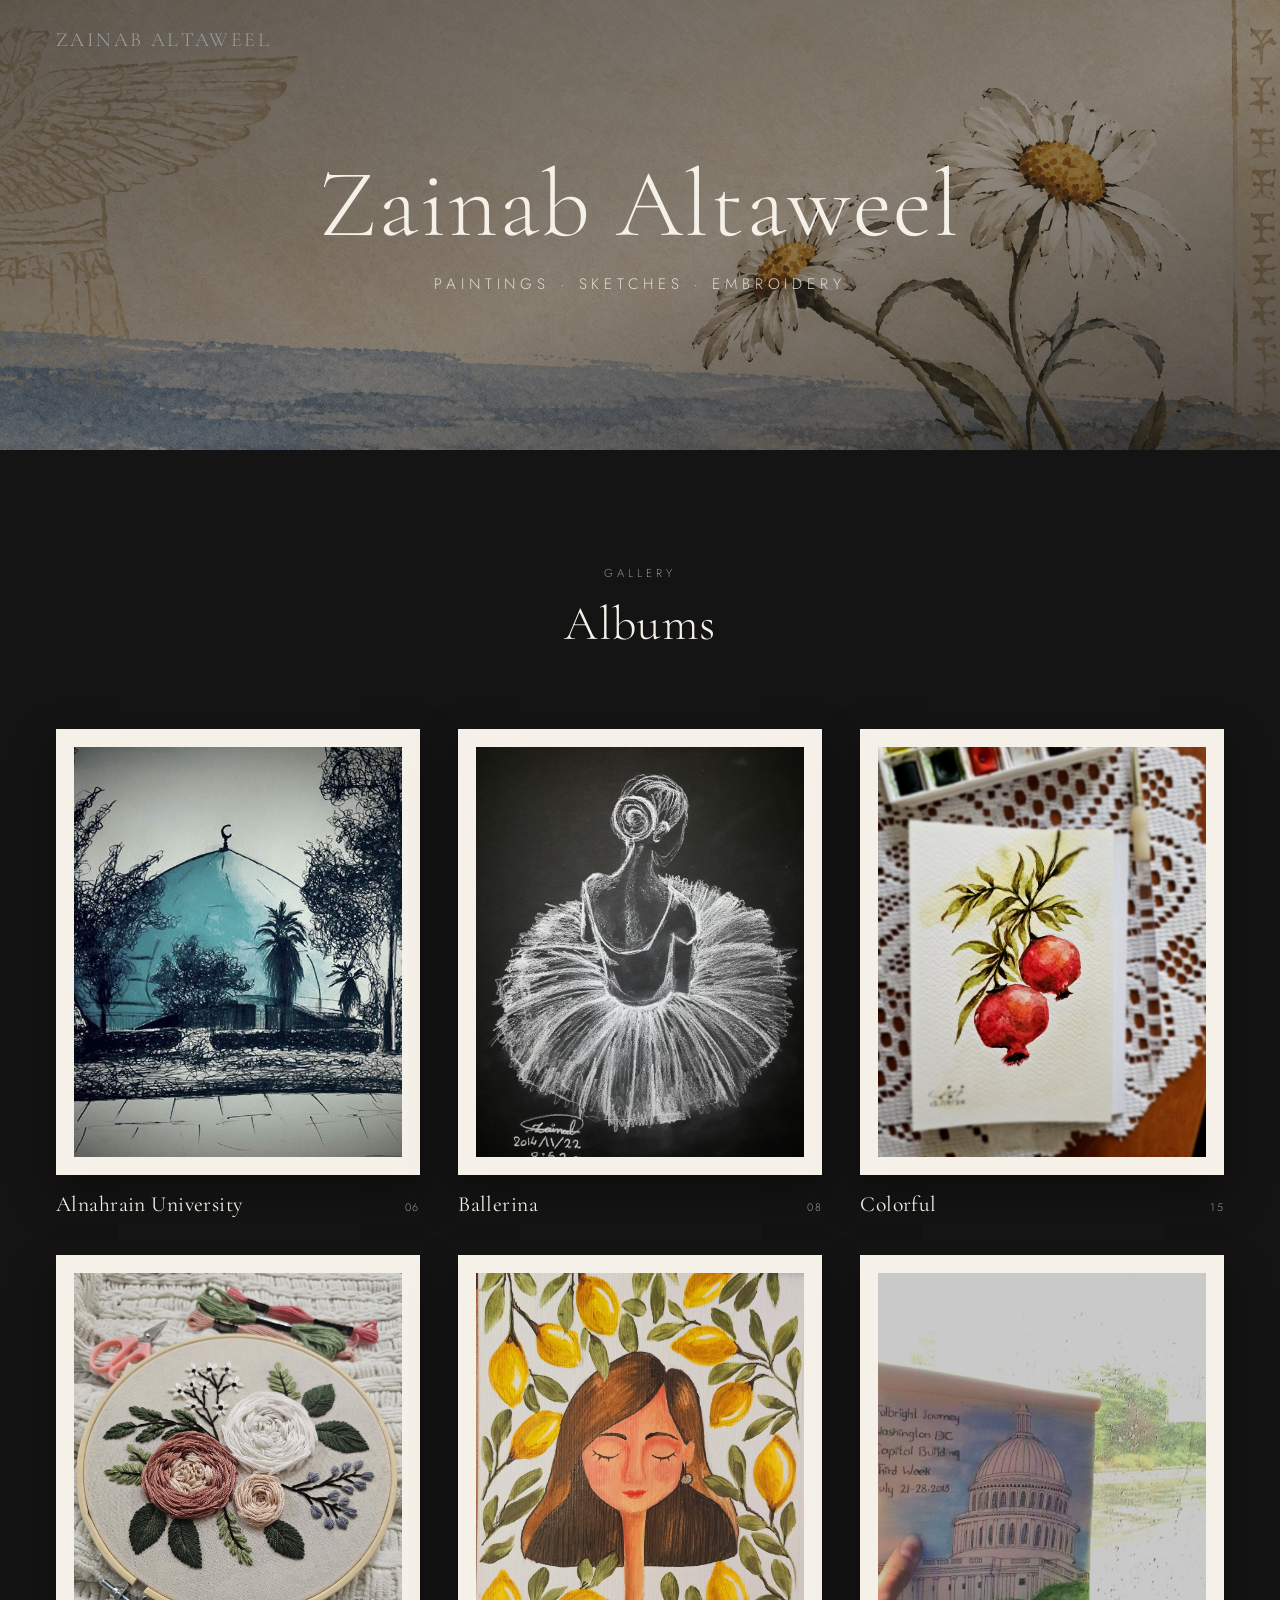
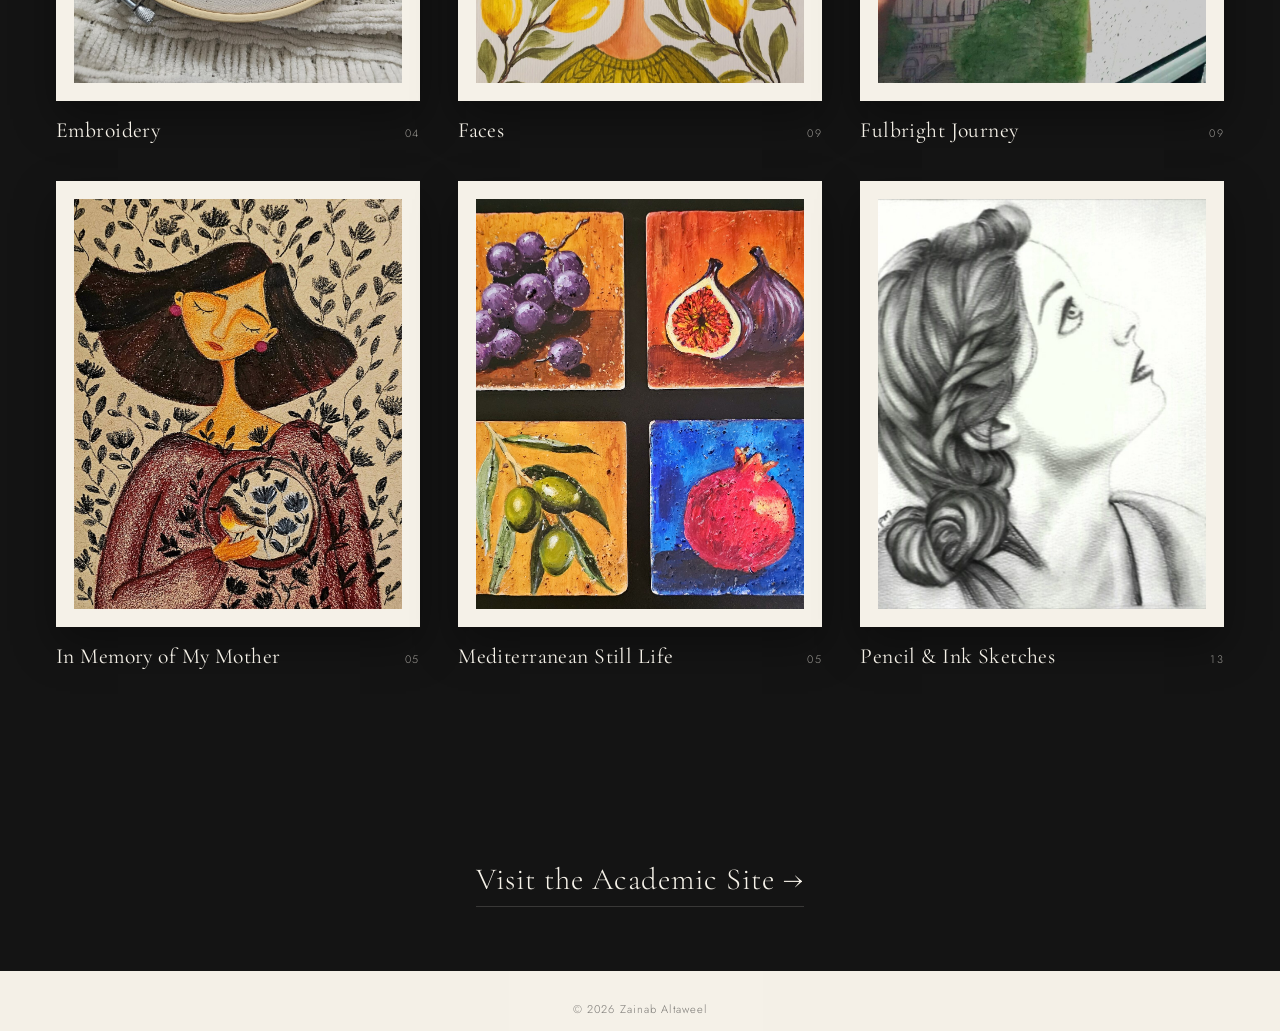
<file: site/index.html>
<!doctype html>
<html lang="en">
<head>
<meta charset="utf-8">
<meta name="viewport" content="width=device-width, initial-scale=1">
<title>Zainab Altaweel — Art</title>
<meta name="description" content="Paintings, sketches, and embroidery by Zainab Altaweel.">
<link rel="preconnect" href="https://fonts.googleapis.com">
<link rel="preconnect" href="https://fonts.gstatic.com" crossorigin>
<link href="https://fonts.googleapis.com/css2?family=Cormorant+Garamond:wght@300;400;500&family=Jost:wght@300;400;500&family=Amiri:wght@400;700&display=swap" rel="stylesheet">
<link rel="stylesheet" href="assets/css/style.css">
</head>
<body>

<header class="topbar">
  <a class="brand" href="index.html">Zainab Altaweel</a>
</header>

<section class="hero">
  <div class="hero__placeholder-pattern" aria-hidden="true"></div>
  <div class="hero__content">
    <h1 class="hero__name display">Zainab Altaweel</h1>
    <p class="hero__tagline">Paintings &middot; Sketches &middot; Embroidery</p>
  </div>
    <p class="hero__note"><!-- Hero background: daisy watercolor (assets/images/hero/hero-cover.jpg), set in .hero (assets/css/style.css). To revert to the original plain black hero, remove the background-image rule there and uncomment the backup "background: linear-gradient(...)" line just above it. --></p>
</section>

<main class="albums-section">
  <div class="section-heading">
    <span class="section-heading__eyebrow">Gallery</span>
    <h2 class="section-heading__title display">Albums</h2>
  </div>

  <div class="album-grid" id="album-grid">
  <a class="album-card" href="albums/alnahrain-university/index.html">
    <div class="album-card__frame">
      <div class="album-card__mat">
        <img src="assets/images/alnahrain-university/cover.jpg" alt="Alnahrain University cover" loading="lazy">
      </div>
    </div>
    <div class="album-card__caption">
      <span class="album-card__title display">Alnahrain University</span>
      <span class="album-card__count">06</span>
    </div>
  </a>
  <a class="album-card" href="albums/ballerina/index.html">
    <div class="album-card__frame">
      <div class="album-card__mat">
        <img src="assets/images/ballerina/cover.jpg" alt="Ballerina cover" loading="lazy">
      </div>
    </div>
    <div class="album-card__caption">
      <span class="album-card__title display">Ballerina</span>
      <span class="album-card__count">08</span>
    </div>
  </a>
  <a class="album-card" href="albums/colorful/index.html">
    <div class="album-card__frame">
      <div class="album-card__mat">
        <img src="assets/images/colorful/cover.jpg" alt="Colorful cover" loading="lazy">
      </div>
    </div>
    <div class="album-card__caption">
      <span class="album-card__title display">Colorful</span>
      <span class="album-card__count">15</span>
    </div>
  </a>
  <a class="album-card" href="albums/embroidery/index.html">
    <div class="album-card__frame">
      <div class="album-card__mat">
        <img src="assets/images/embroidery/cover.jpg" alt="Embroidery cover" loading="lazy">
      </div>
    </div>
    <div class="album-card__caption">
      <span class="album-card__title display">Embroidery</span>
      <span class="album-card__count">04</span>
    </div>
  </a>
  <a class="album-card" href="albums/faces/index.html">
    <div class="album-card__frame">
      <div class="album-card__mat">
        <img src="assets/images/faces/cover.jpg" alt="Faces cover" loading="lazy">
      </div>
    </div>
    <div class="album-card__caption">
      <span class="album-card__title display">Faces</span>
      <span class="album-card__count">09</span>
    </div>
  </a>
  <a class="album-card" href="albums/fulbright-journey/index.html">
    <div class="album-card__frame">
      <div class="album-card__mat">
        <img src="assets/images/fulbright-journey/cover.jpg" alt="Fulbright Journey cover" loading="lazy">
      </div>
    </div>
    <div class="album-card__caption">
      <span class="album-card__title display">Fulbright Journey</span>
      <span class="album-card__count">09</span>
    </div>
  </a>
  <a class="album-card" href="albums/in-memory-of-my-mother/index.html">
    <div class="album-card__frame">
      <div class="album-card__mat">
        <img src="assets/images/in-memory-of-my-mother/cover.jpg" alt="In Memory of My Mother cover" loading="lazy">
      </div>
    </div>
    <div class="album-card__caption">
      <span class="album-card__title display">In Memory of My Mother</span>
      <span class="album-card__count">05</span>
    </div>
  </a>
  <a class="album-card" href="albums/mediterranean-still-life/index.html">
    <div class="album-card__frame">
      <div class="album-card__mat">
        <img src="assets/images/mediterranean-still-life/cover.jpg" alt="Mediterranean Still Life cover" loading="lazy">
      </div>
    </div>
    <div class="album-card__caption">
      <span class="album-card__title display">Mediterranean Still Life</span>
      <span class="album-card__count">05</span>
    </div>
  </a>
  <a class="album-card" href="albums/pencil-ink-sketches/index.html">
    <div class="album-card__frame">
      <div class="album-card__mat">
        <img src="assets/images/pencil-ink-sketches/cover.jpg" alt="Pencil & Ink Sketches cover" loading="lazy">
      </div>
    </div>
    <div class="album-card__caption">
      <span class="album-card__title display">Pencil & Ink Sketches</span>
      <span class="album-card__count">13</span>
    </div>
  </a>
  </div>
</main>

<section class="academic-cta">
  <a class="academic-cta__link display" href="https://zainabaltaweel.github.io/">Visit the Academic Site &rarr;</a>
</section>

<footer class="site-footer">
    &copy; <span id="year"></span> Zainab Altaweel
</footer>

<script>document.getElementById('year').textContent = new Date().getFullYear();</script>
</body>
</html>
</file>
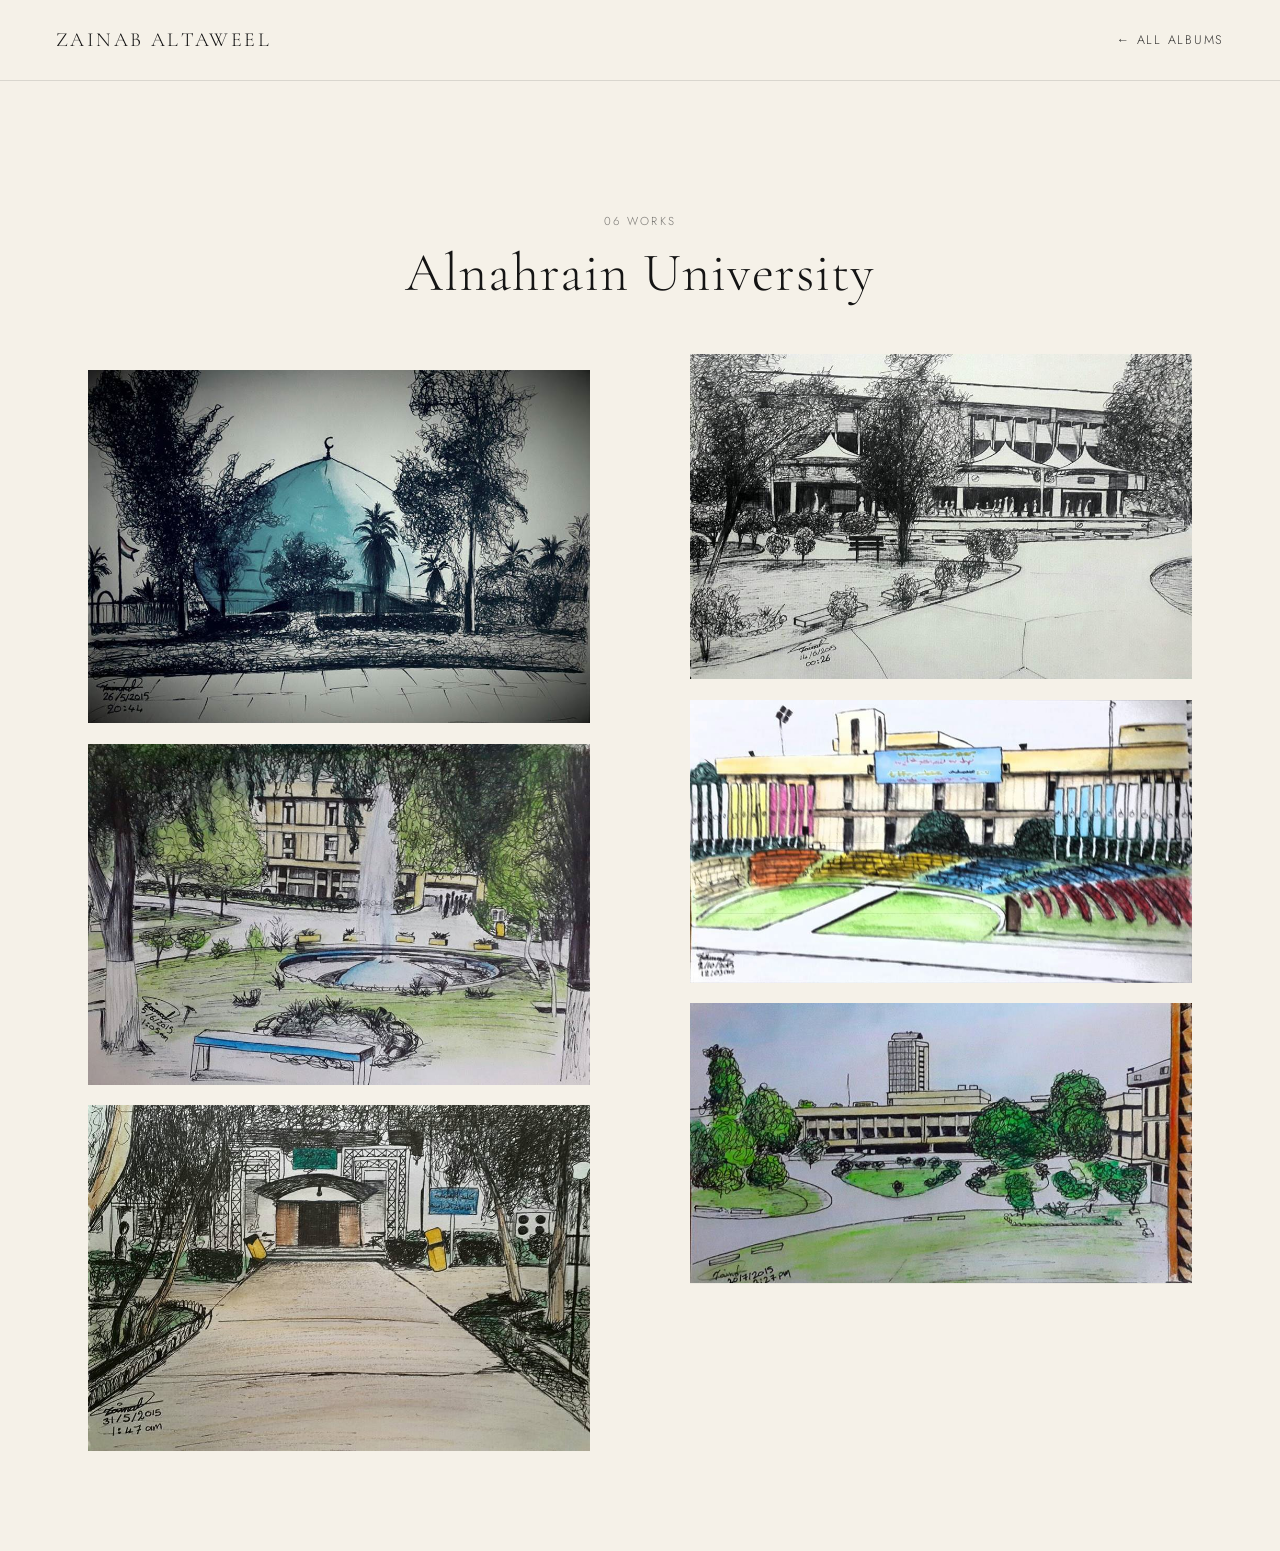
<file: site/albums/alnahrain-university/index.html>
<!doctype html>
<html lang="en">
<head>
<meta charset="utf-8">
<meta name="viewport" content="width=device-width, initial-scale=1">
<title>Alnahrain University — Zainab Altaweel</title>
<link rel="preconnect" href="https://fonts.googleapis.com">
<link rel="preconnect" href="https://fonts.gstatic.com" crossorigin>
<link href="https://fonts.googleapis.com/css2?family=Cormorant+Garamond:wght@300;400;500&family=Jost:wght@300;400;500&family=Amiri:wght@400;700&display=swap" rel="stylesheet">
<link rel="stylesheet" href="../../assets/css/style.css">
</head>
<body>

<header class="topbar topbar--light">
  <a class="brand" href="../../index.html">Zainab Altaweel</a>
  <a class="back-link" href="../../index.html">&larr; All Albums</a>
</header>

<header class="album-header">
  <p class="album-header__count">06 works</p>
  <h1 class="album-header__title display">Alnahrain University</h1>
</header>

<main class="masonry">
  <figure class="masonry__item" style="aspect-ratio:1.4201"><img src="../../assets/images/alnahrain-university/cover.jpg" width="960" height="676" loading="lazy" alt=""></figure>
  <figure class="masonry__item" style="aspect-ratio:1.4724"><img src="../../assets/images/alnahrain-university/01.jpg" width="960" height="652" loading="lazy" alt=""></figure>
  <figure class="masonry__item" style="aspect-ratio:1.4502"><img src="../../assets/images/alnahrain-university/02.jpg" width="960" height="662" loading="lazy" alt=""></figure>
  <figure class="masonry__item" style="aspect-ratio:1.5434"><img src="../../assets/images/alnahrain-university/03.jpg" width="960" height="622" loading="lazy" alt=""></figure>
  <figure class="masonry__item" style="aspect-ratio:1.7712"><img src="../../assets/images/alnahrain-university/04.jpg" width="960" height="542" loading="lazy" alt=""></figure>
  <figure class="masonry__item" style="aspect-ratio:1.7910"><img src="../../assets/images/alnahrain-university/05.jpg" width="960" height="536" loading="lazy" alt=""></figure>
</main>

<script type="application/json" id="album-data">{"slug": "alnahrain-university", "title": "Alnahrain University", "images": [{"file": "cover.jpg", "width": 960, "height": 676}, {"file": "01.jpg", "width": 960, "height": 652}, {"file": "02.jpg", "width": 960, "height": 662}, {"file": "03.jpg", "width": 960, "height": 622}, {"file": "04.jpg", "width": 960, "height": 542}, {"file": "05.jpg", "width": 960, "height": 536}]}</script>
<script src="../../assets/js/lightbox.js"></script>
<script>
  var ALBUM = JSON.parse(document.getElementById('album-data').textContent);
  PortfolioLightbox.init(ALBUM);
</script>
</body>
</html>
</file>
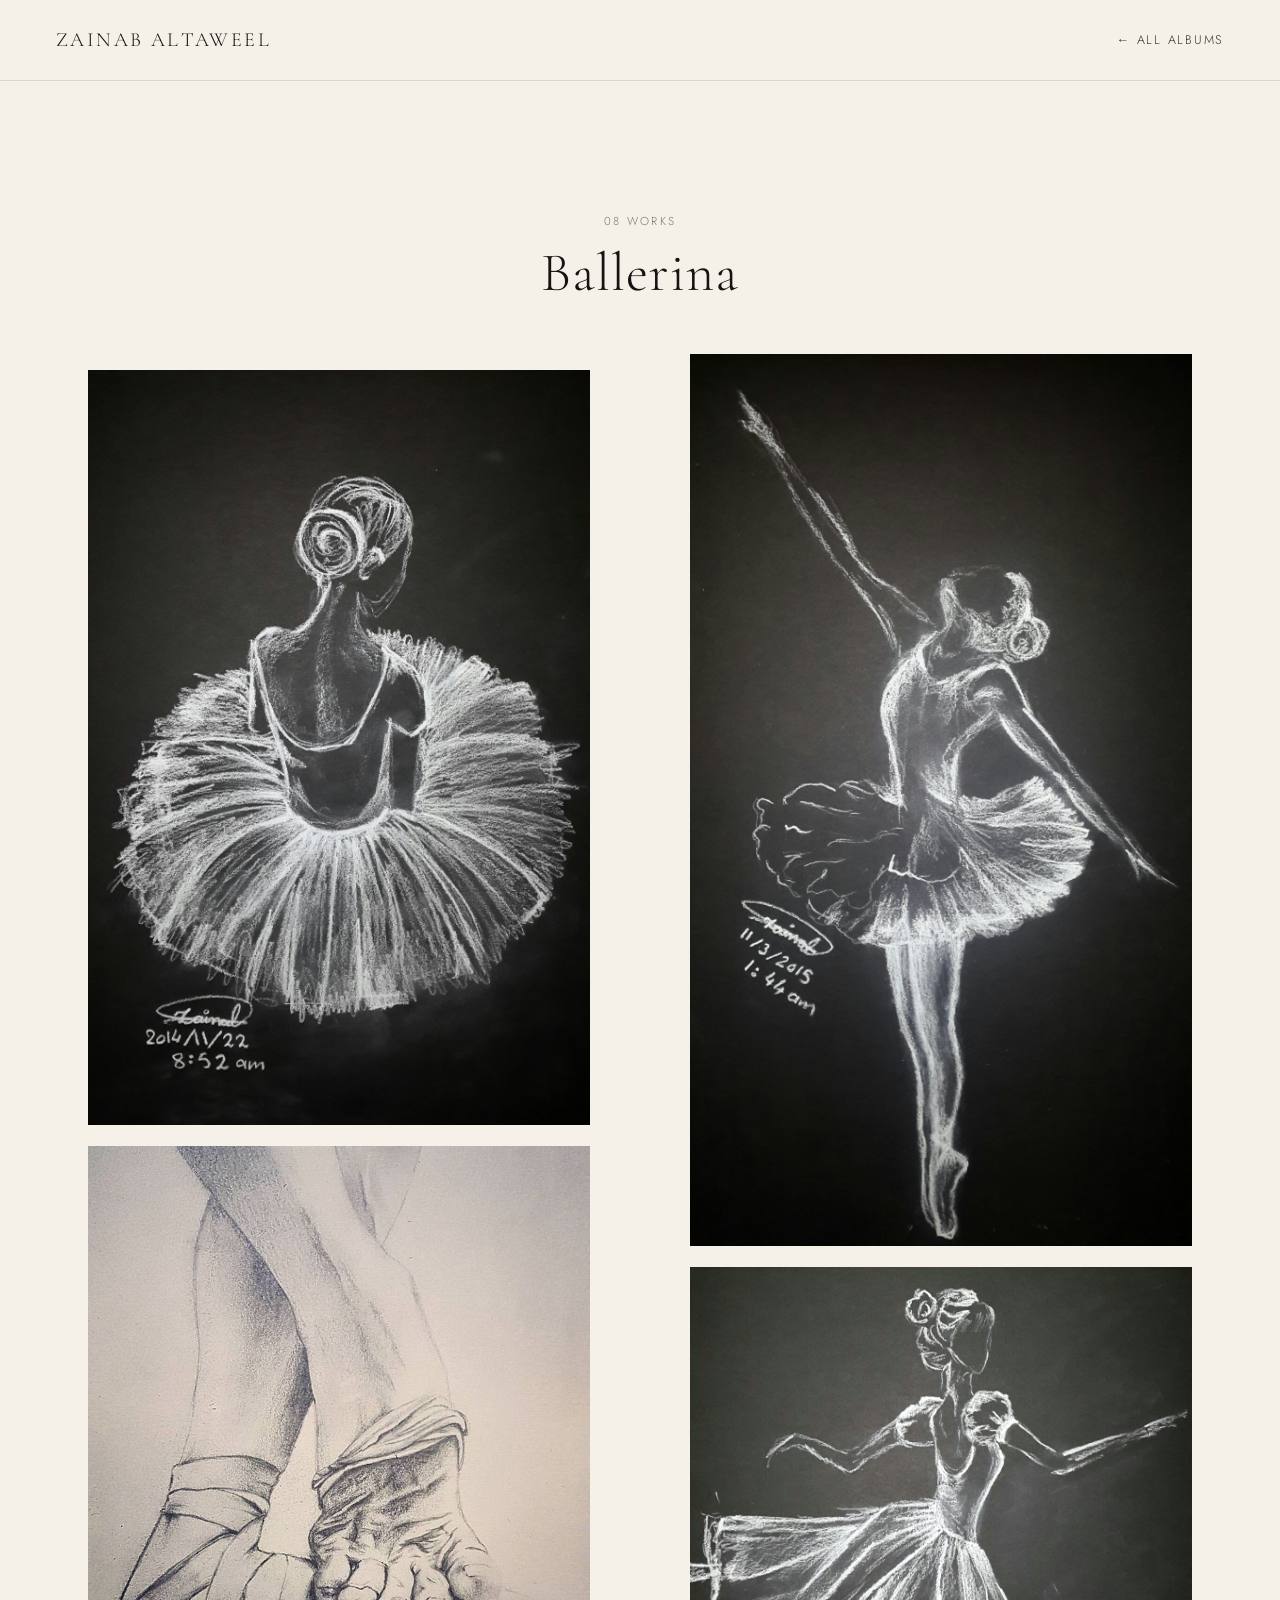
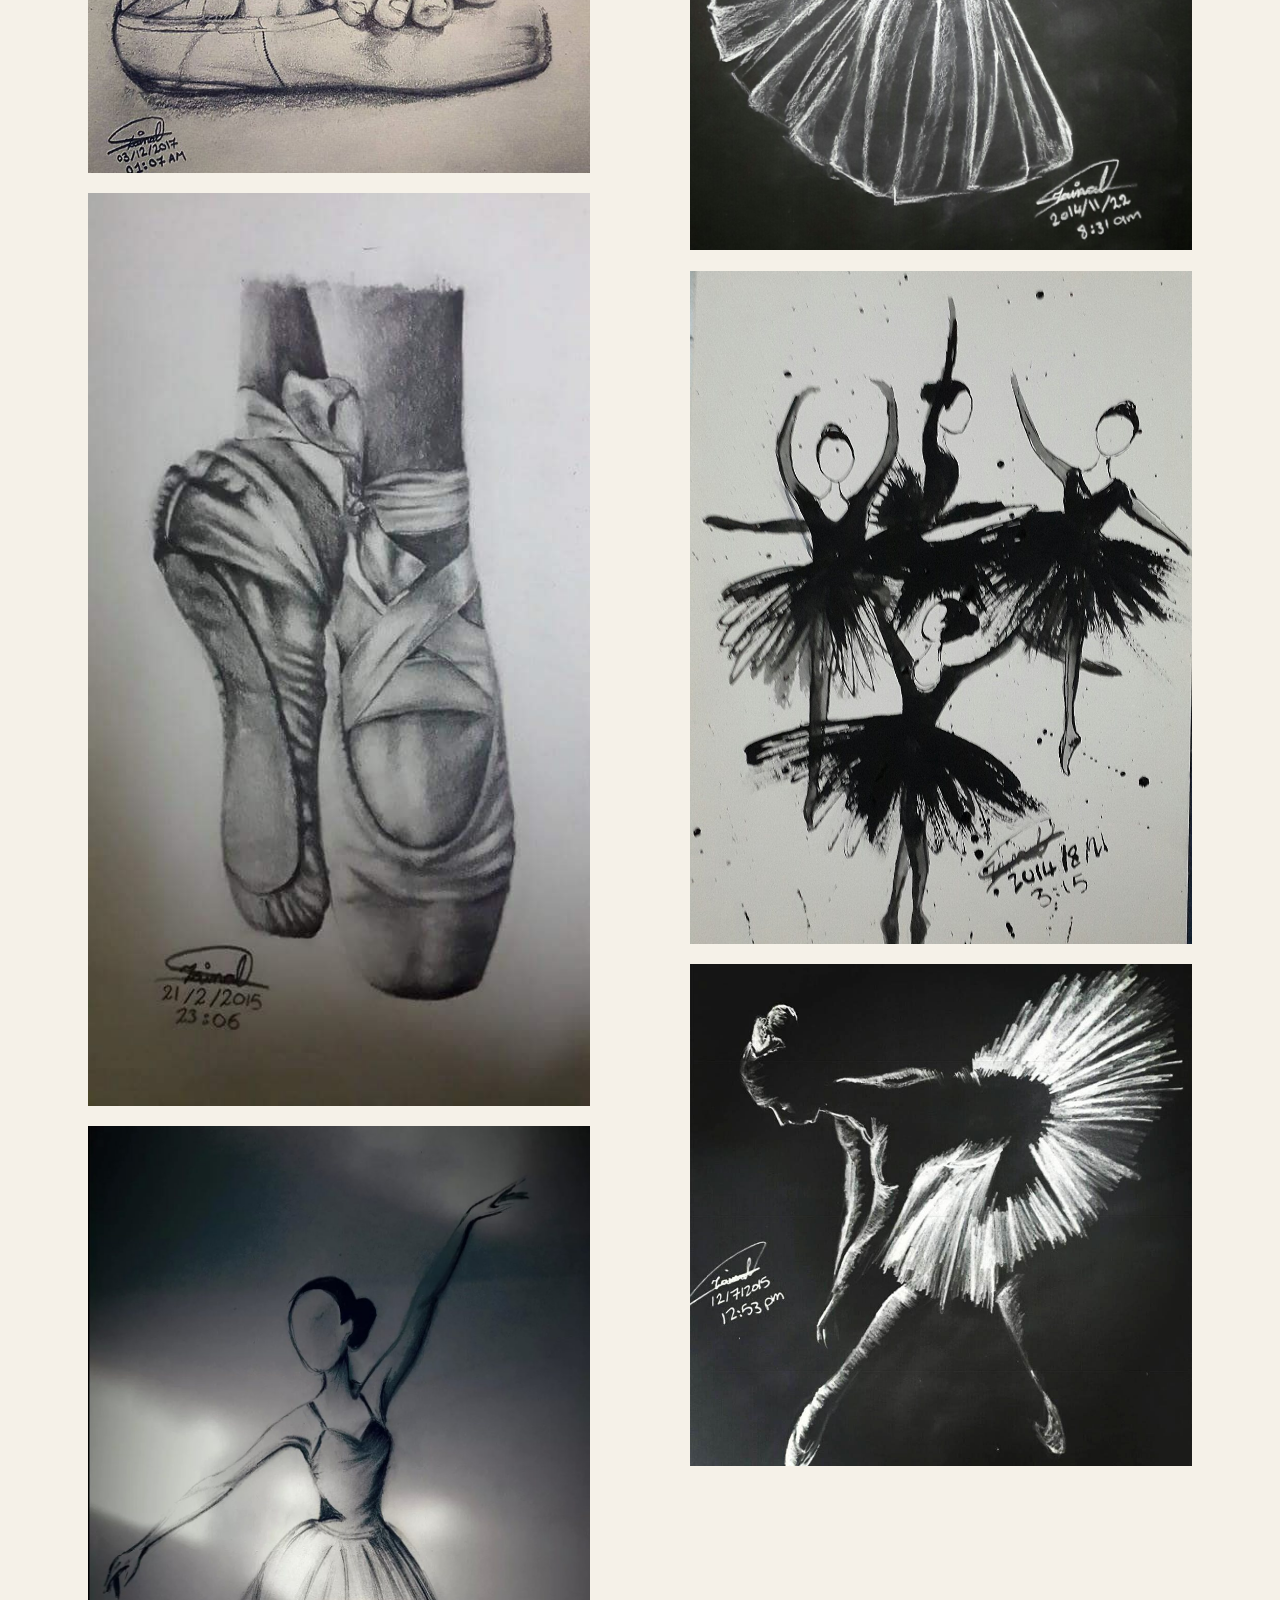
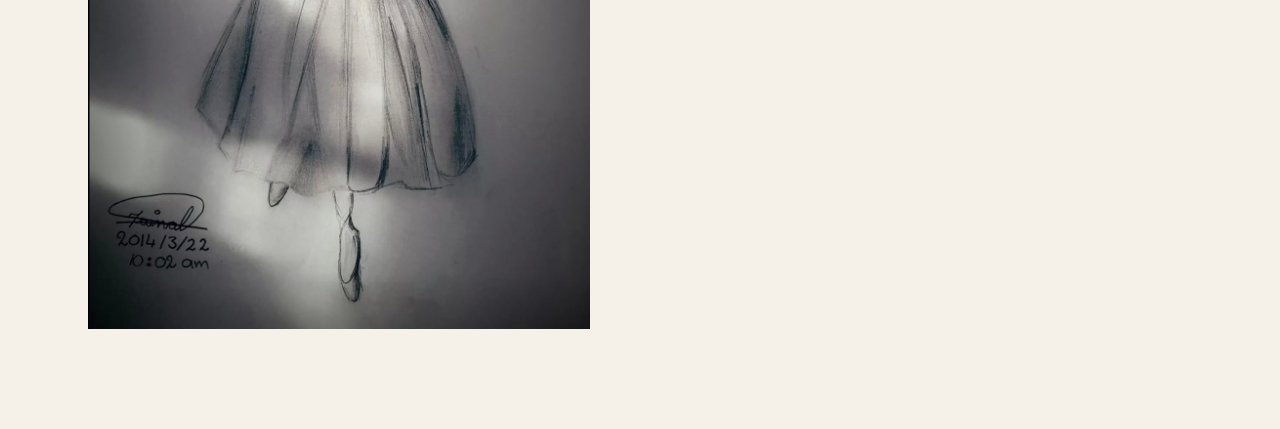
<file: site/albums/ballerina/index.html>
<!doctype html>
<html lang="en">
<head>
<meta charset="utf-8">
<meta name="viewport" content="width=device-width, initial-scale=1">
<title>Ballerina — Zainab Altaweel</title>
<link rel="preconnect" href="https://fonts.googleapis.com">
<link rel="preconnect" href="https://fonts.gstatic.com" crossorigin>
<link href="https://fonts.googleapis.com/css2?family=Cormorant+Garamond:wght@300;400;500&family=Jost:wght@300;400;500&family=Amiri:wght@400;700&display=swap" rel="stylesheet">
<link rel="stylesheet" href="../../assets/css/style.css">
</head>
<body>

<header class="topbar topbar--light">
  <a class="brand" href="../../index.html">Zainab Altaweel</a>
  <a class="back-link" href="../../index.html">&larr; All Albums</a>
</header>

<header class="album-header">
  <p class="album-header__count">08 works</p>
  <h1 class="album-header__title display">Ballerina</h1>
</header>

<main class="masonry">
  <figure class="masonry__item" style="aspect-ratio:0.6644"><img src="../../assets/images/ballerina/cover.jpg" width="1063" height="1600" loading="lazy" alt=""></figure>
  <figure class="masonry__item" style="aspect-ratio:0.8000"><img src="../../assets/images/ballerina/01.jpg" width="768" height="960" loading="lazy" alt=""></figure>
  <figure class="masonry__item" style="aspect-ratio:0.5500"><img src="../../assets/images/ballerina/02.jpg" width="528" height="960" loading="lazy" alt=""></figure>
  <figure class="masonry__item" style="aspect-ratio:0.6251"><img src="../../assets/images/ballerina/03.jpg" width="1027" height="1643" loading="lazy" alt=""></figure>
  <figure class="masonry__item" style="aspect-ratio:0.5625"><img src="../../assets/images/ballerina/04.jpg" width="1080" height="1920" loading="lazy" alt=""></figure>
  <figure class="masonry__item" style="aspect-ratio:0.8596"><img src="../../assets/images/ballerina/05.jpg" width="1071" height="1246" loading="lazy" alt=""></figure>
  <figure class="masonry__item" style="aspect-ratio:0.7453"><img src="../../assets/images/ballerina/06.jpg" width="983" height="1319" loading="lazy" alt=""></figure>
  <figure class="masonry__item" style="aspect-ratio:1.0000"><img src="../../assets/images/ballerina/07.jpg" width="960" height="960" loading="lazy" alt=""></figure>
</main>

<script type="application/json" id="album-data">{"slug": "ballerina", "title": "Ballerina", "images": [{"file": "cover.jpg", "width": 1063, "height": 1600}, {"file": "01.jpg", "width": 768, "height": 960}, {"file": "02.jpg", "width": 528, "height": 960}, {"file": "03.jpg", "width": 1027, "height": 1643}, {"file": "04.jpg", "width": 1080, "height": 1920}, {"file": "05.jpg", "width": 1071, "height": 1246}, {"file": "06.jpg", "width": 983, "height": 1319}, {"file": "07.jpg", "width": 960, "height": 960}]}</script>
<script src="../../assets/js/lightbox.js"></script>
<script>
  var ALBUM = JSON.parse(document.getElementById('album-data').textContent);
  PortfolioLightbox.init(ALBUM);
</script>
</body>
</html>
</file>
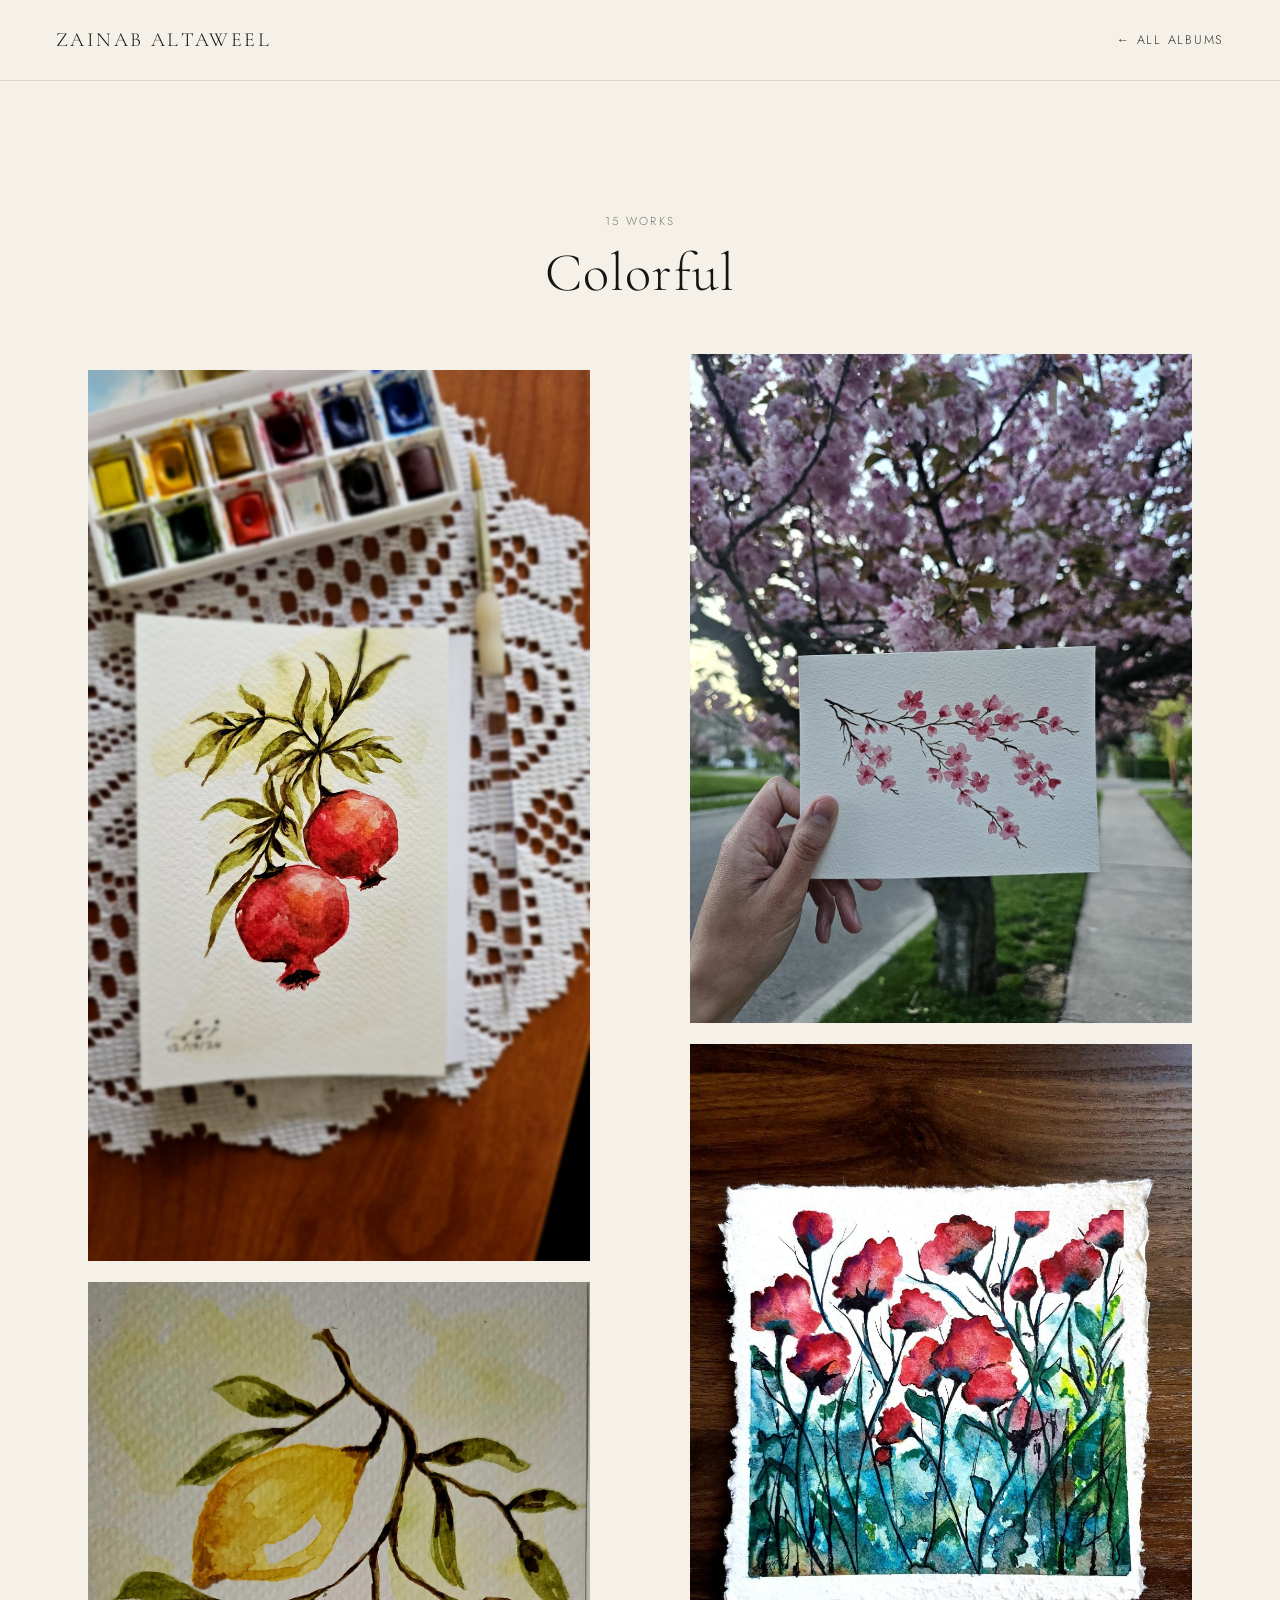
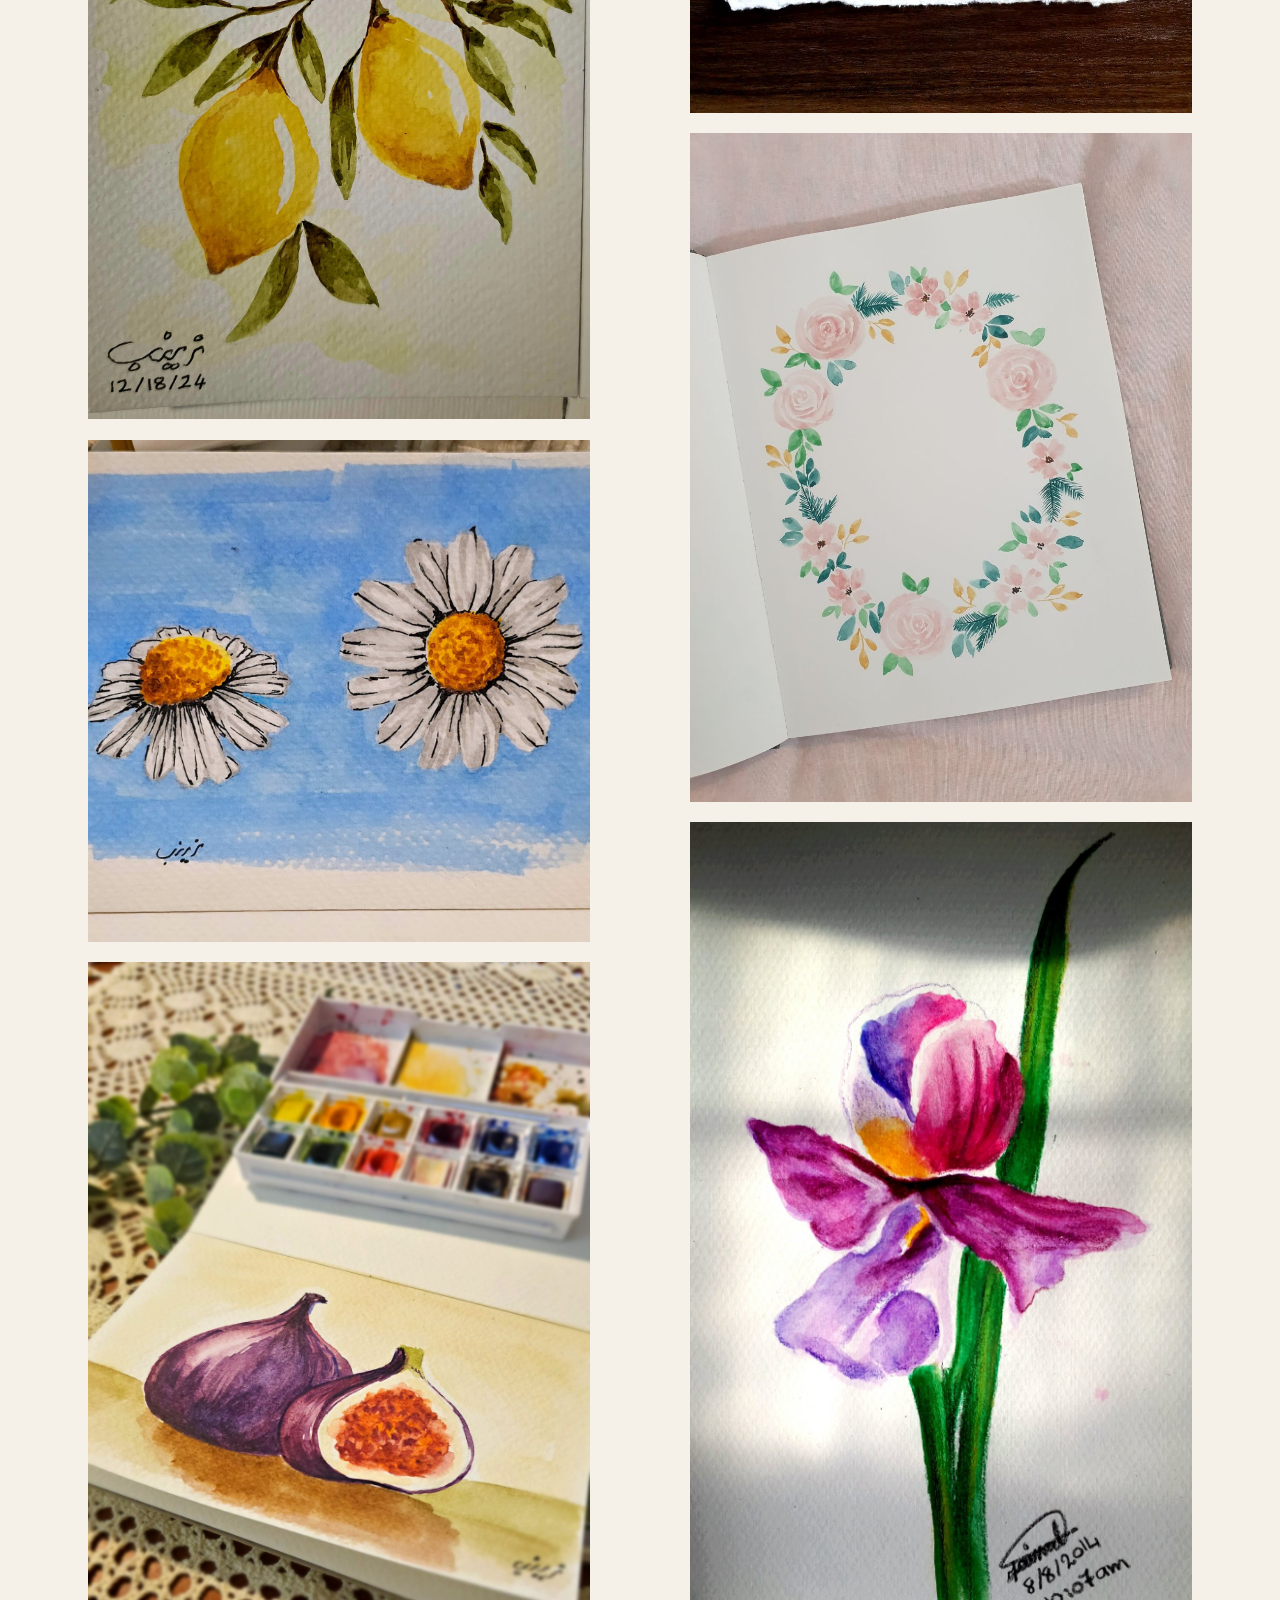
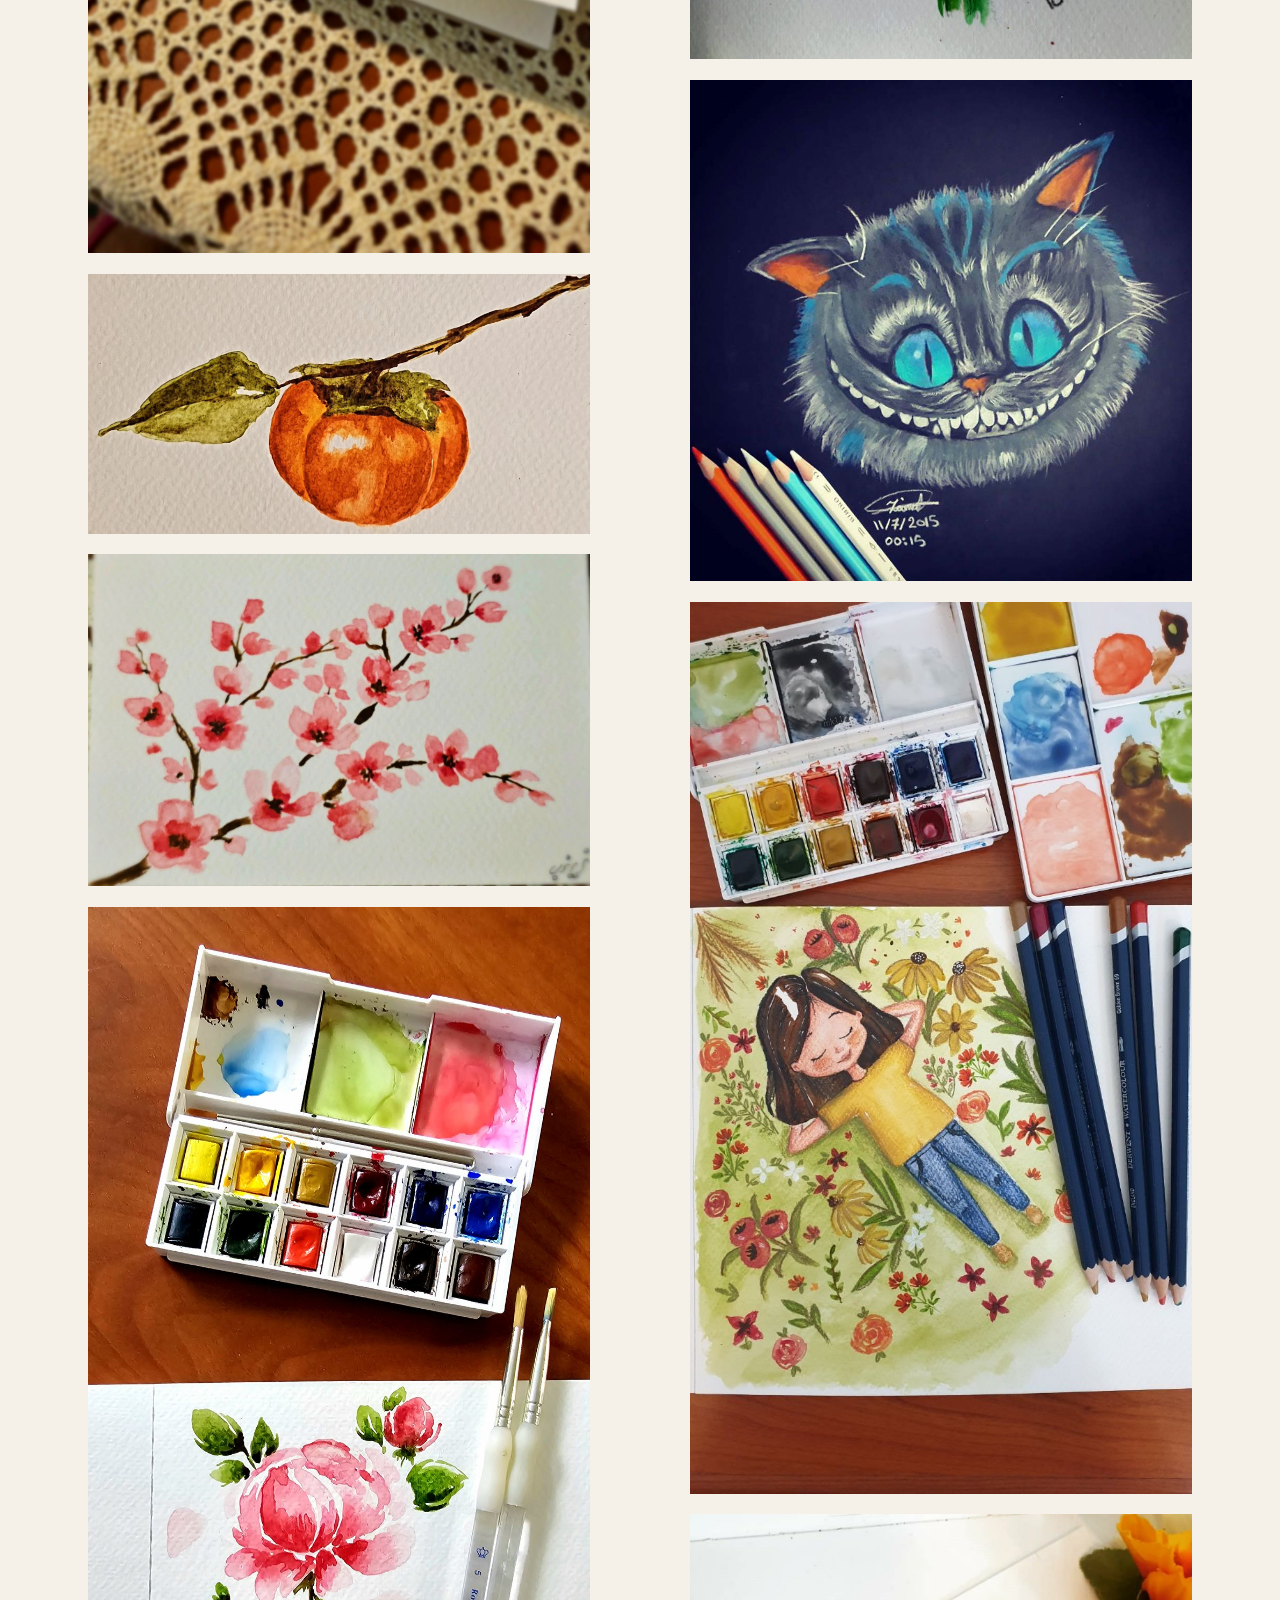
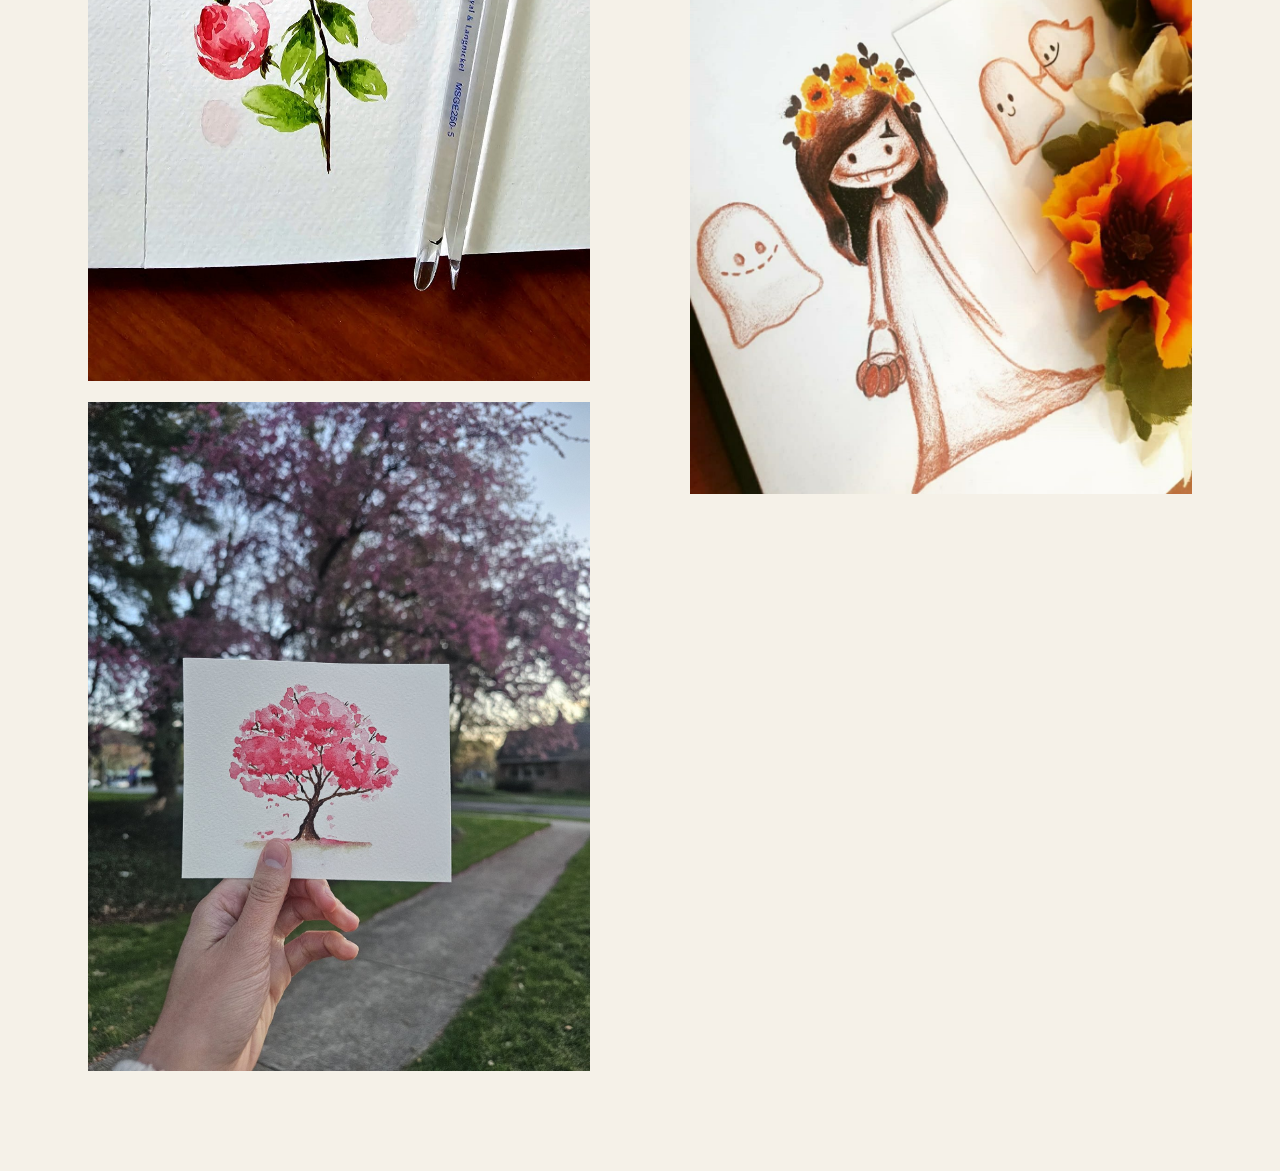
<file: site/albums/colorful/index.html>
<!doctype html>
<html lang="en">
<head>
<meta charset="utf-8">
<meta name="viewport" content="width=device-width, initial-scale=1">
<title>Colorful — Zainab Altaweel</title>
<link rel="preconnect" href="https://fonts.googleapis.com">
<link rel="preconnect" href="https://fonts.gstatic.com" crossorigin>
<link href="https://fonts.googleapis.com/css2?family=Cormorant+Garamond:wght@300;400;500&family=Jost:wght@300;400;500&family=Amiri:wght@400;700&display=swap" rel="stylesheet">
<link rel="stylesheet" href="../../assets/css/style.css">
</head>
<body>

<header class="topbar topbar--light">
  <a class="brand" href="../../index.html">Zainab Altaweel</a>
  <a class="back-link" href="../../index.html">&larr; All Albums</a>
</header>

<header class="album-header">
  <p class="album-header__count">15 works</p>
  <h1 class="album-header__title display">Colorful</h1>
</header>

<main class="masonry">
  <figure class="masonry__item" style="aspect-ratio:0.5631"><img src="../../assets/images/colorful/cover.jpg" width="901" height="1600" loading="lazy" alt=""></figure>
  <figure class="masonry__item" style="aspect-ratio:0.6800"><img src="../../assets/images/colorful/01.jpg" width="1360" height="2000" loading="lazy" alt=""></figure>
  <figure class="masonry__item" style="aspect-ratio:1.0000"><img src="../../assets/images/colorful/02.jpg" width="1440" height="1440" loading="lazy" alt=""></figure>
  <figure class="masonry__item" style="aspect-ratio:0.5630"><img src="../../assets/images/colorful/03.jpg" width="1126" height="2000" loading="lazy" alt=""></figure>
  <figure class="masonry__item" style="aspect-ratio:1.9324"><img src="../../assets/images/colorful/04.jpg" width="2000" height="1035" loading="lazy" alt=""></figure>
  <figure class="masonry__item" style="aspect-ratio:1.5094"><img src="../../assets/images/colorful/05.jpg" width="1440" height="954" loading="lazy" alt=""></figure>
  <figure class="masonry__item" style="aspect-ratio:0.4670"><img src="../../assets/images/colorful/06.jpg" width="934" height="2000" loading="lazy" alt=""></figure>
  <figure class="masonry__item" style="aspect-ratio:0.7500"><img src="../../assets/images/colorful/07.jpg" width="1500" height="2000" loading="lazy" alt=""></figure>
  <figure class="masonry__item" style="aspect-ratio:0.7500"><img src="../../assets/images/colorful/08.jpg" width="1500" height="2000" loading="lazy" alt=""></figure>
  <figure class="masonry__item" style="aspect-ratio:0.7500"><img src="../../assets/images/colorful/09.jpg" width="960" height="1280" loading="lazy" alt=""></figure>
  <figure class="masonry__item" style="aspect-ratio:0.7500"><img src="../../assets/images/colorful/10.jpg" width="960" height="1280" loading="lazy" alt=""></figure>
  <figure class="masonry__item" style="aspect-ratio:0.5997"><img src="../../assets/images/colorful/11.jpg" width="1035" height="1726" loading="lazy" alt=""></figure>
  <figure class="masonry__item" style="aspect-ratio:1.0000"><img src="../../assets/images/colorful/12.jpg" width="960" height="960" loading="lazy" alt=""></figure>
  <figure class="masonry__item" style="aspect-ratio:0.5625"><img src="../../assets/images/colorful/13.jpg" width="720" height="1280" loading="lazy" alt=""></figure>
  <figure class="masonry__item" style="aspect-ratio:0.8654"><img src="../../assets/images/colorful/14.jpg" width="1080" height="1248" loading="lazy" alt=""></figure>
</main>

<script type="application/json" id="album-data">{"slug": "colorful", "title": "Colorful", "images": [{"file": "cover.jpg", "width": 901, "height": 1600}, {"file": "01.jpg", "width": 1360, "height": 2000}, {"file": "02.jpg", "width": 1440, "height": 1440}, {"file": "03.jpg", "width": 1126, "height": 2000}, {"file": "04.jpg", "width": 2000, "height": 1035}, {"file": "05.jpg", "width": 1440, "height": 954}, {"file": "06.jpg", "width": 934, "height": 2000}, {"file": "07.jpg", "width": 1500, "height": 2000}, {"file": "08.jpg", "width": 1500, "height": 2000}, {"file": "09.jpg", "width": 960, "height": 1280}, {"file": "10.jpg", "width": 960, "height": 1280}, {"file": "11.jpg", "width": 1035, "height": 1726}, {"file": "12.jpg", "width": 960, "height": 960}, {"file": "13.jpg", "width": 720, "height": 1280}, {"file": "14.jpg", "width": 1080, "height": 1248}]}</script>
<script src="../../assets/js/lightbox.js"></script>
<script>
  var ALBUM = JSON.parse(document.getElementById('album-data').textContent);
  PortfolioLightbox.init(ALBUM);
</script>
</body>
</html>
</file>
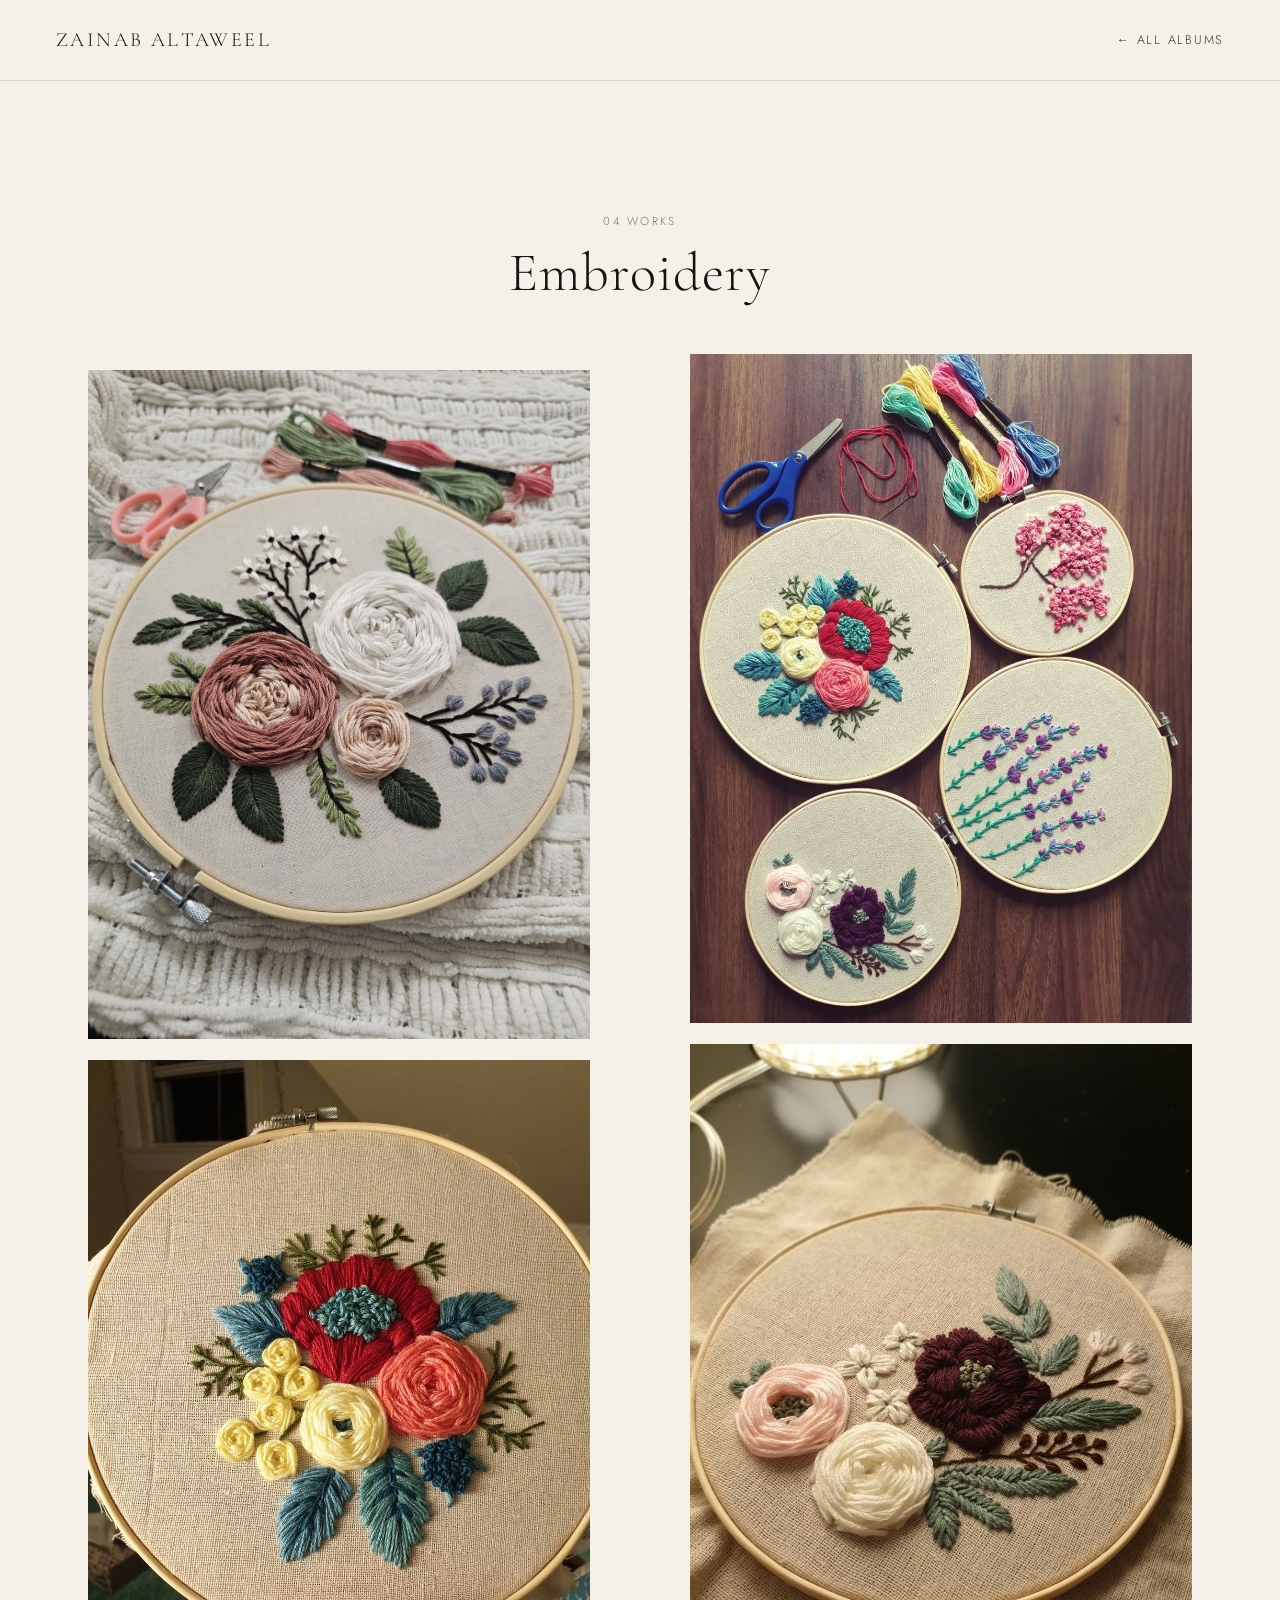
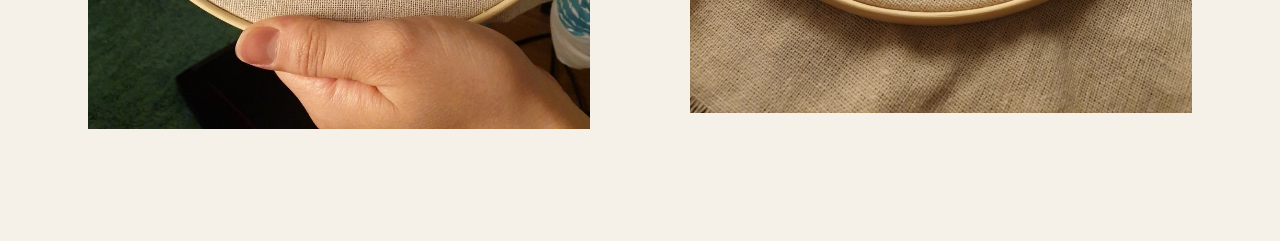
<file: site/albums/embroidery/index.html>
<!doctype html>
<html lang="en">
<head>
<meta charset="utf-8">
<meta name="viewport" content="width=device-width, initial-scale=1">
<title>Embroidery — Zainab Altaweel</title>
<link rel="preconnect" href="https://fonts.googleapis.com">
<link rel="preconnect" href="https://fonts.gstatic.com" crossorigin>
<link href="https://fonts.googleapis.com/css2?family=Cormorant+Garamond:wght@300;400;500&family=Jost:wght@300;400;500&family=Amiri:wght@400;700&display=swap" rel="stylesheet">
<link rel="stylesheet" href="../../assets/css/style.css">
</head>
<body>

<header class="topbar topbar--light">
  <a class="brand" href="../../index.html">Zainab Altaweel</a>
  <a class="back-link" href="../../index.html">&larr; All Albums</a>
</header>

<header class="album-header">
  <p class="album-header__count">04 works</p>
  <h1 class="album-header__title display">Embroidery</h1>
</header>

<main class="masonry">
  <figure class="masonry__item" style="aspect-ratio:0.7500"><img src="../../assets/images/embroidery/cover.jpg" width="1200" height="1600" loading="lazy" alt=""></figure>
  <figure class="masonry__item" style="aspect-ratio:0.7500"><img src="../../assets/images/embroidery/01.jpg" width="960" height="1280" loading="lazy" alt=""></figure>
  <figure class="masonry__item" style="aspect-ratio:0.7500"><img src="../../assets/images/embroidery/02.jpg" width="960" height="1280" loading="lazy" alt=""></figure>
  <figure class="masonry__item" style="aspect-ratio:0.7500"><img src="../../assets/images/embroidery/03.jpg" width="960" height="1280" loading="lazy" alt=""></figure>
</main>

<script type="application/json" id="album-data">{"slug": "embroidery", "title": "Embroidery", "images": [{"file": "cover.jpg", "width": 1200, "height": 1600}, {"file": "01.jpg", "width": 960, "height": 1280}, {"file": "02.jpg", "width": 960, "height": 1280}, {"file": "03.jpg", "width": 960, "height": 1280}]}</script>
<script src="../../assets/js/lightbox.js"></script>
<script>
  var ALBUM = JSON.parse(document.getElementById('album-data').textContent);
  PortfolioLightbox.init(ALBUM);
</script>
</body>
</html>
</file>
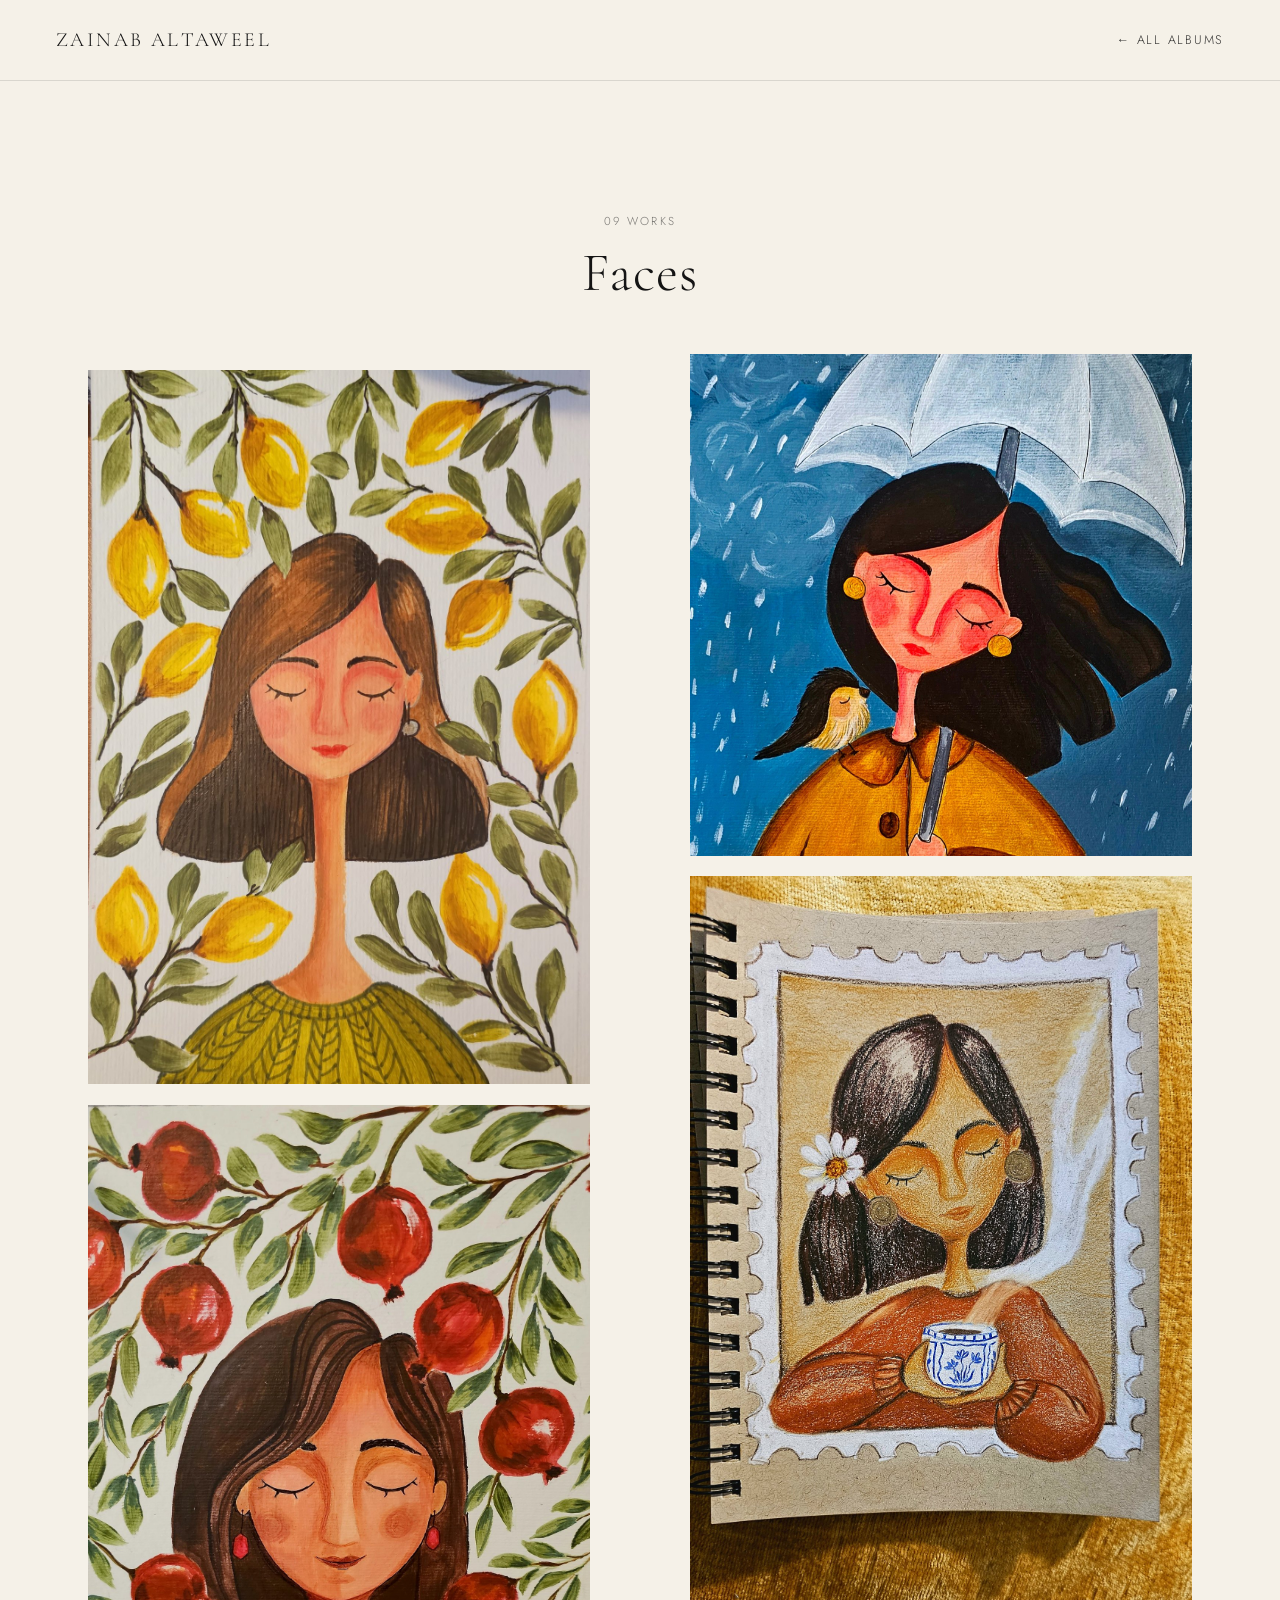
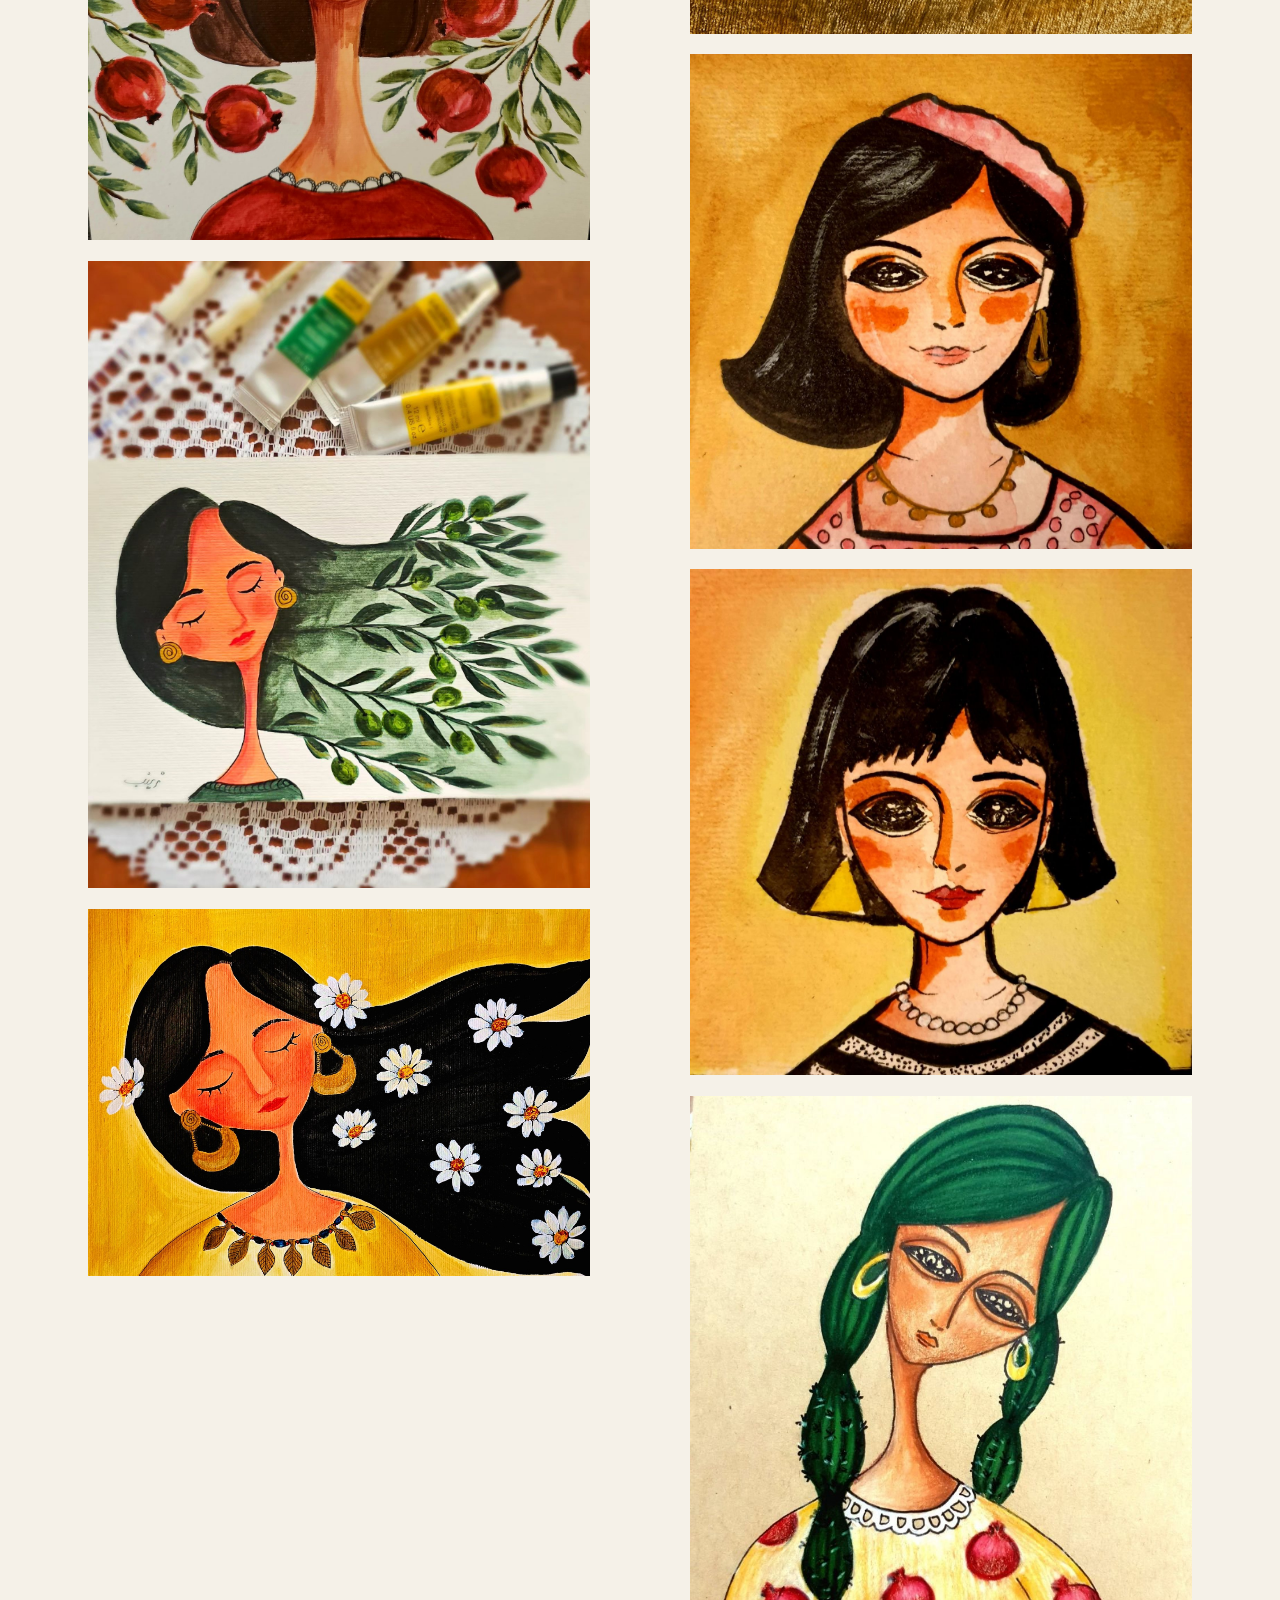
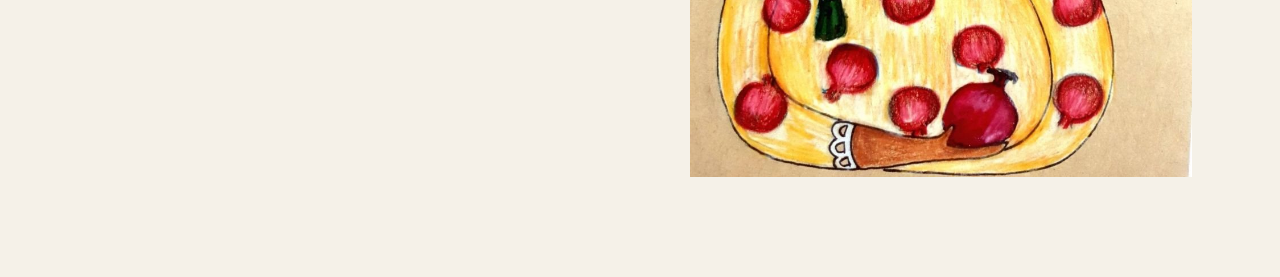
<file: site/albums/faces/index.html>
<!doctype html>
<html lang="en">
<head>
<meta charset="utf-8">
<meta name="viewport" content="width=device-width, initial-scale=1">
<title>Faces — Zainab Altaweel</title>
<link rel="preconnect" href="https://fonts.googleapis.com">
<link rel="preconnect" href="https://fonts.gstatic.com" crossorigin>
<link href="https://fonts.googleapis.com/css2?family=Cormorant+Garamond:wght@300;400;500&family=Jost:wght@300;400;500&family=Amiri:wght@400;700&display=swap" rel="stylesheet">
<link rel="stylesheet" href="../../assets/css/style.css">
</head>
<body>

<header class="topbar topbar--light">
  <a class="brand" href="../../index.html">Zainab Altaweel</a>
  <a class="back-link" href="../../index.html">&larr; All Albums</a>
</header>

<header class="album-header">
  <p class="album-header__count">09 works</p>
  <h1 class="album-header__title display">Faces</h1>
</header>

<main class="masonry">
  <figure class="masonry__item" style="aspect-ratio:0.7025"><img src="../../assets/images/faces/cover.jpg" width="1124" height="1600" loading="lazy" alt=""></figure>
  <figure class="masonry__item" style="aspect-ratio:0.6820"><img src="../../assets/images/faces/01.jpg" width="1364" height="2000" loading="lazy" alt=""></figure>
  <figure class="masonry__item" style="aspect-ratio:0.8000"><img src="../../assets/images/faces/02.jpg" width="1440" height="1800" loading="lazy" alt=""></figure>
  <figure class="masonry__item" style="aspect-ratio:1.3650"><img src="../../assets/images/faces/03.jpg" width="1896" height="1389" loading="lazy" alt=""></figure>
  <figure class="masonry__item" style="aspect-ratio:1.0000"><img src="../../assets/images/faces/04.jpg" width="1648" height="1648" loading="lazy" alt=""></figure>
  <figure class="masonry__item" style="aspect-ratio:0.6625"><img src="../../assets/images/faces/05.jpg" width="1325" height="2000" loading="lazy" alt=""></figure>
  <figure class="masonry__item" style="aspect-ratio:1.0143"><img src="../../assets/images/faces/06.jpg" width="1280" height="1262" loading="lazy" alt=""></figure>
  <figure class="masonry__item" style="aspect-ratio:0.9914"><img src="../../assets/images/faces/07.jpg" width="1269" height="1280" loading="lazy" alt=""></figure>
  <figure class="masonry__item" style="aspect-ratio:0.7368"><img src="../../assets/images/faces/08.jpg" width="882" height="1197" loading="lazy" alt=""></figure>
</main>

<script type="application/json" id="album-data">{"slug": "faces", "title": "Faces", "images": [{"file": "cover.jpg", "width": 1124, "height": 1600}, {"file": "01.jpg", "width": 1364, "height": 2000}, {"file": "02.jpg", "width": 1440, "height": 1800}, {"file": "03.jpg", "width": 1896, "height": 1389}, {"file": "04.jpg", "width": 1648, "height": 1648}, {"file": "05.jpg", "width": 1325, "height": 2000}, {"file": "06.jpg", "width": 1280, "height": 1262}, {"file": "07.jpg", "width": 1269, "height": 1280}, {"file": "08.jpg", "width": 882, "height": 1197}]}</script>
<script src="../../assets/js/lightbox.js"></script>
<script>
  var ALBUM = JSON.parse(document.getElementById('album-data').textContent);
  PortfolioLightbox.init(ALBUM);
</script>
</body>
</html>
</file>
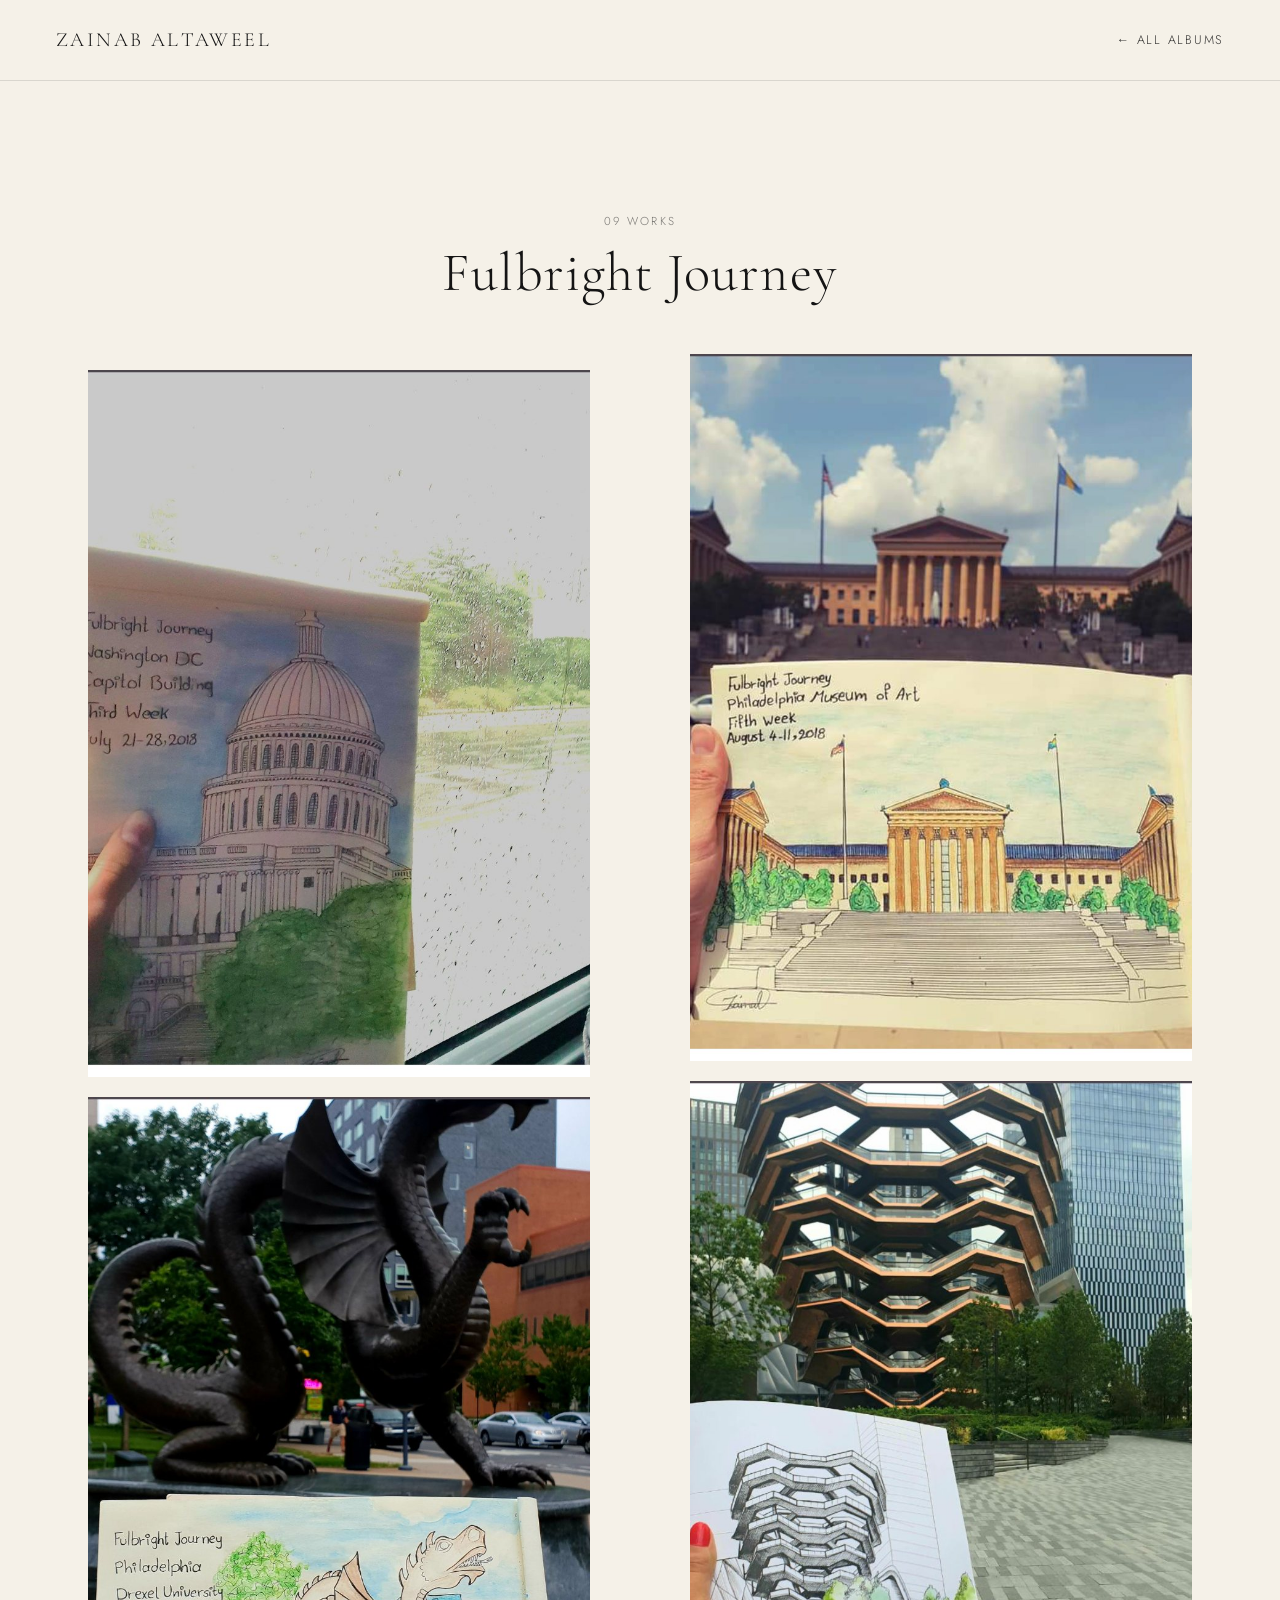
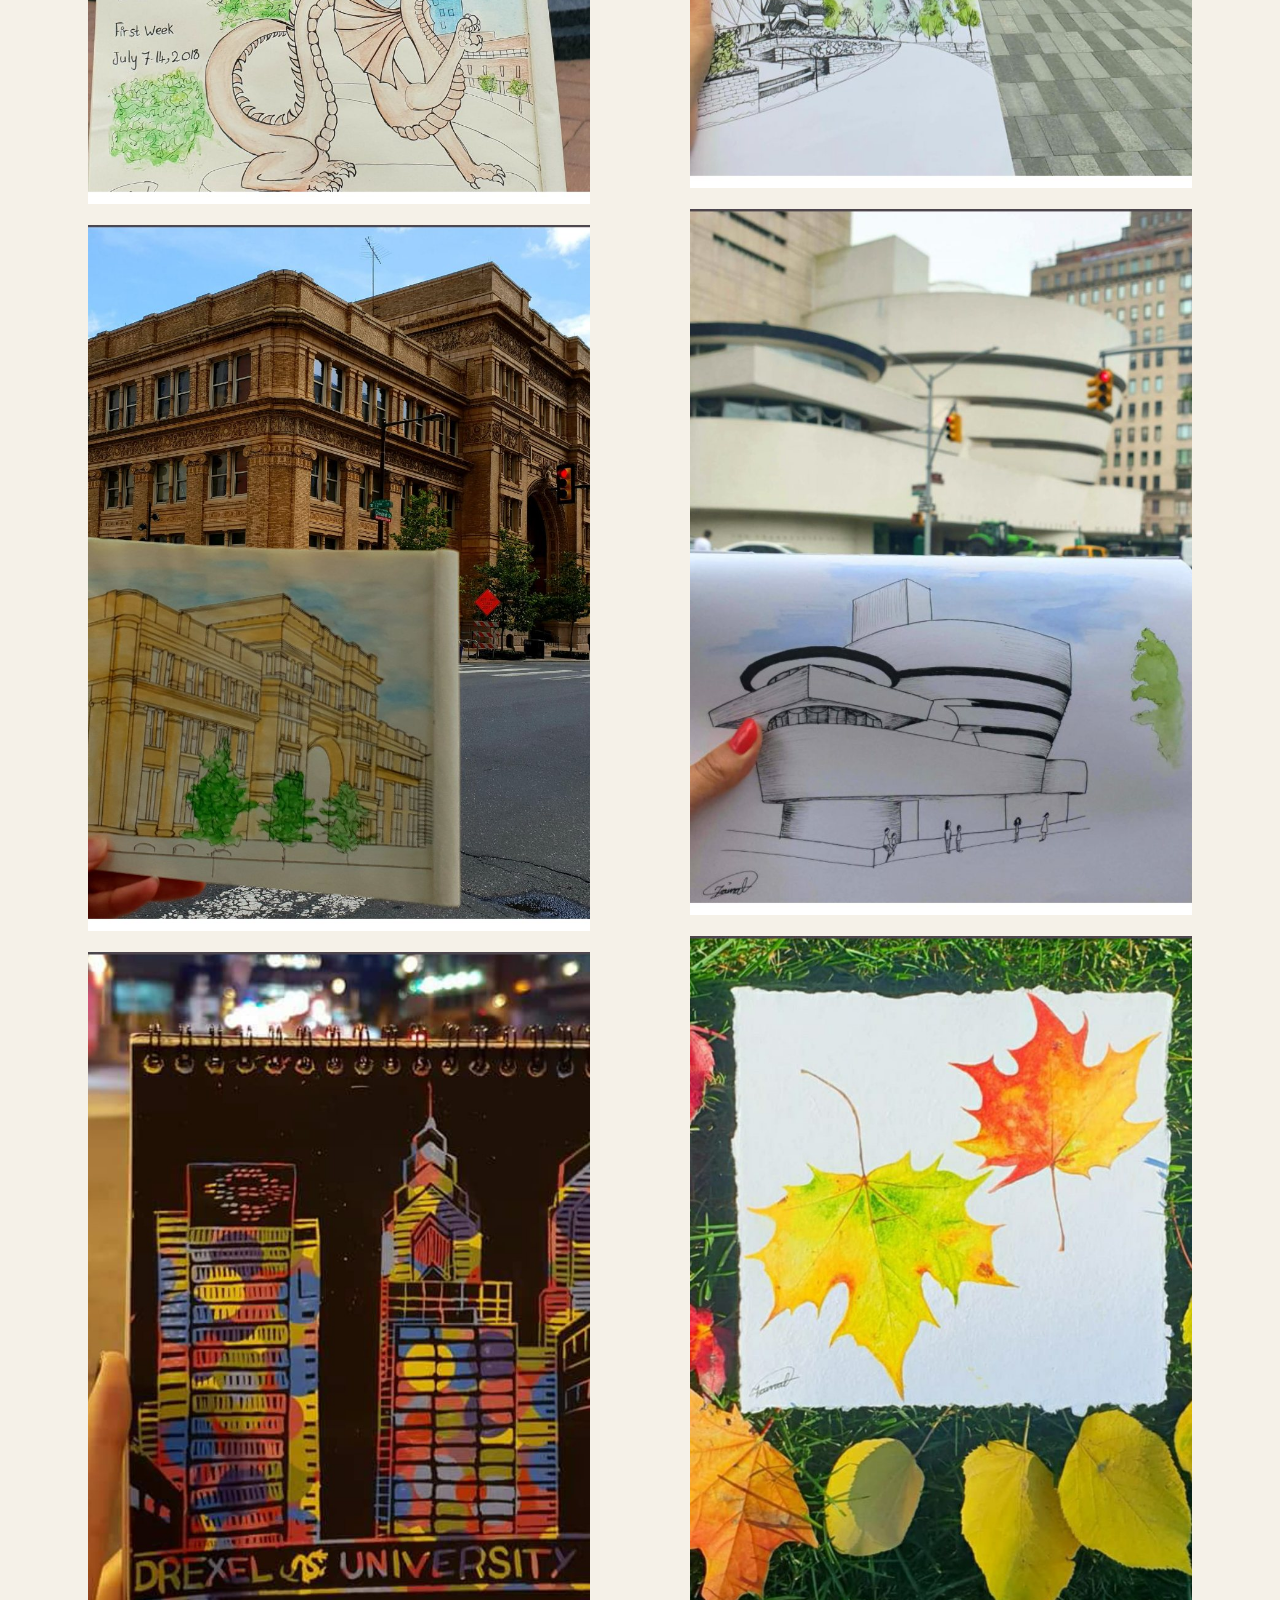
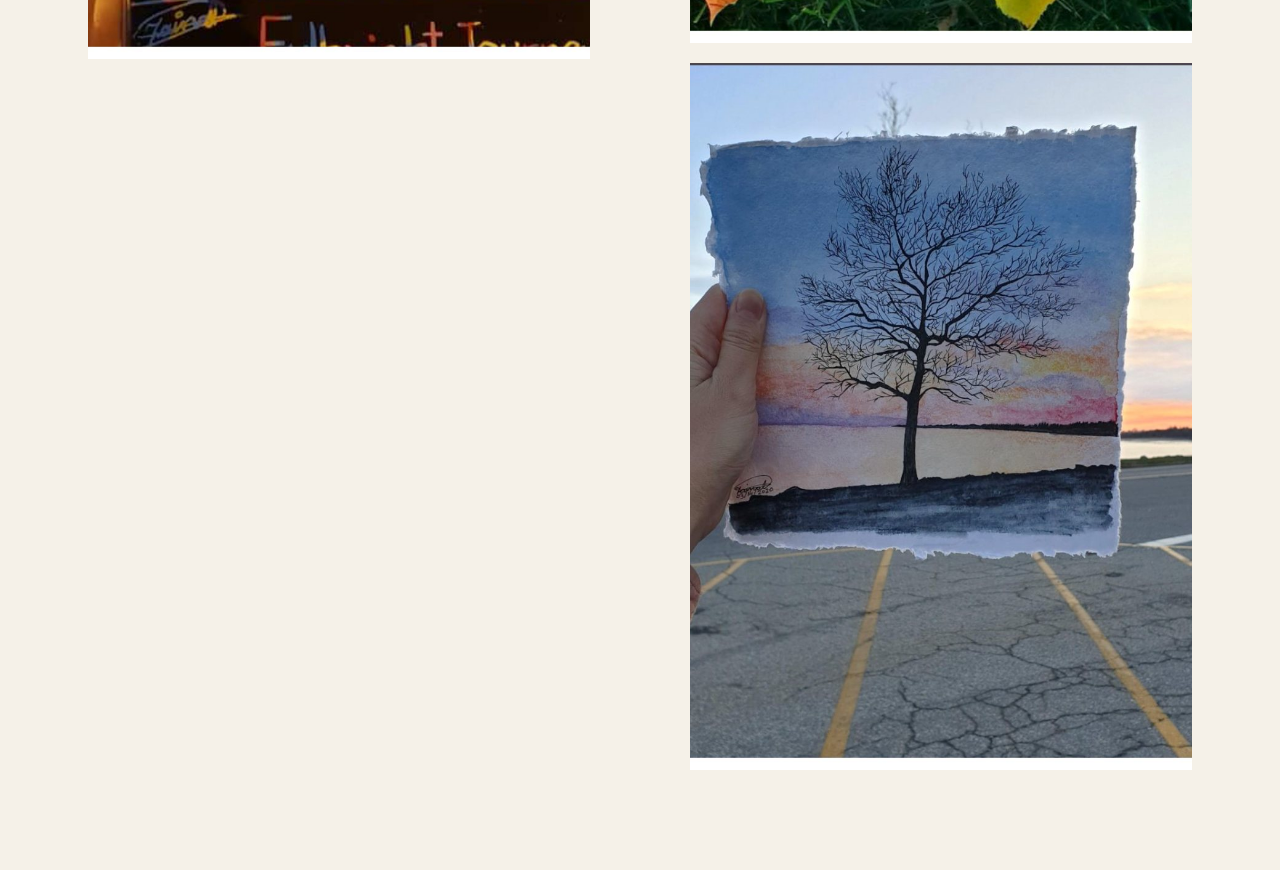
<file: site/albums/fulbright-journey/index.html>
<!doctype html>
<html lang="en">
<head>
<meta charset="utf-8">
<meta name="viewport" content="width=device-width, initial-scale=1">
<title>Fulbright Journey — Zainab Altaweel</title>
<link rel="preconnect" href="https://fonts.googleapis.com">
<link rel="preconnect" href="https://fonts.gstatic.com" crossorigin>
<link href="https://fonts.googleapis.com/css2?family=Cormorant+Garamond:wght@300;400;500&family=Jost:wght@300;400;500&family=Amiri:wght@400;700&display=swap" rel="stylesheet">
<link rel="stylesheet" href="../../assets/css/style.css">
</head>
<body>

<header class="topbar topbar--light">
  <a class="brand" href="../../index.html">Zainab Altaweel</a>
  <a class="back-link" href="../../index.html">&larr; All Albums</a>
</header>

<header class="album-header">
  <p class="album-header__count">09 works</p>
  <h1 class="album-header__title display">Fulbright Journey</h1>
</header>

<main class="masonry">
  <figure class="masonry__item" style="aspect-ratio:0.7099"><img src="../../assets/images/fulbright-journey/cover.jpg" width="815" height="1148" loading="lazy" alt=""></figure>
  <figure class="masonry__item" style="aspect-ratio:0.7099"><img src="../../assets/images/fulbright-journey/01.jpg" width="815" height="1148" loading="lazy" alt=""></figure>
  <figure class="masonry__item" style="aspect-ratio:0.7099"><img src="../../assets/images/fulbright-journey/02.jpg" width="815" height="1148" loading="lazy" alt=""></figure>
  <figure class="masonry__item" style="aspect-ratio:0.7099"><img src="../../assets/images/fulbright-journey/03.jpg" width="815" height="1148" loading="lazy" alt=""></figure>
  <figure class="masonry__item" style="aspect-ratio:0.7099"><img src="../../assets/images/fulbright-journey/04.jpg" width="815" height="1148" loading="lazy" alt=""></figure>
  <figure class="masonry__item" style="aspect-ratio:0.7099"><img src="../../assets/images/fulbright-journey/05.jpg" width="815" height="1148" loading="lazy" alt=""></figure>
  <figure class="masonry__item" style="aspect-ratio:0.7099"><img src="../../assets/images/fulbright-journey/06.jpg" width="815" height="1148" loading="lazy" alt=""></figure>
  <figure class="masonry__item" style="aspect-ratio:0.7099"><img src="../../assets/images/fulbright-journey/07.jpg" width="815" height="1148" loading="lazy" alt=""></figure>
  <figure class="masonry__item" style="aspect-ratio:0.7099"><img src="../../assets/images/fulbright-journey/08.jpg" width="815" height="1148" loading="lazy" alt=""></figure>
</main>

<script type="application/json" id="album-data">{"slug": "fulbright-journey", "title": "Fulbright Journey", "images": [{"file": "cover.jpg", "width": 815, "height": 1148}, {"file": "01.jpg", "width": 815, "height": 1148}, {"file": "02.jpg", "width": 815, "height": 1148}, {"file": "03.jpg", "width": 815, "height": 1148}, {"file": "04.jpg", "width": 815, "height": 1148}, {"file": "05.jpg", "width": 815, "height": 1148}, {"file": "06.jpg", "width": 815, "height": 1148}, {"file": "07.jpg", "width": 815, "height": 1148}, {"file": "08.jpg", "width": 815, "height": 1148}]}</script>
<script src="../../assets/js/lightbox.js"></script>
<script>
  var ALBUM = JSON.parse(document.getElementById('album-data').textContent);
  PortfolioLightbox.init(ALBUM);
</script>
</body>
</html>
</file>
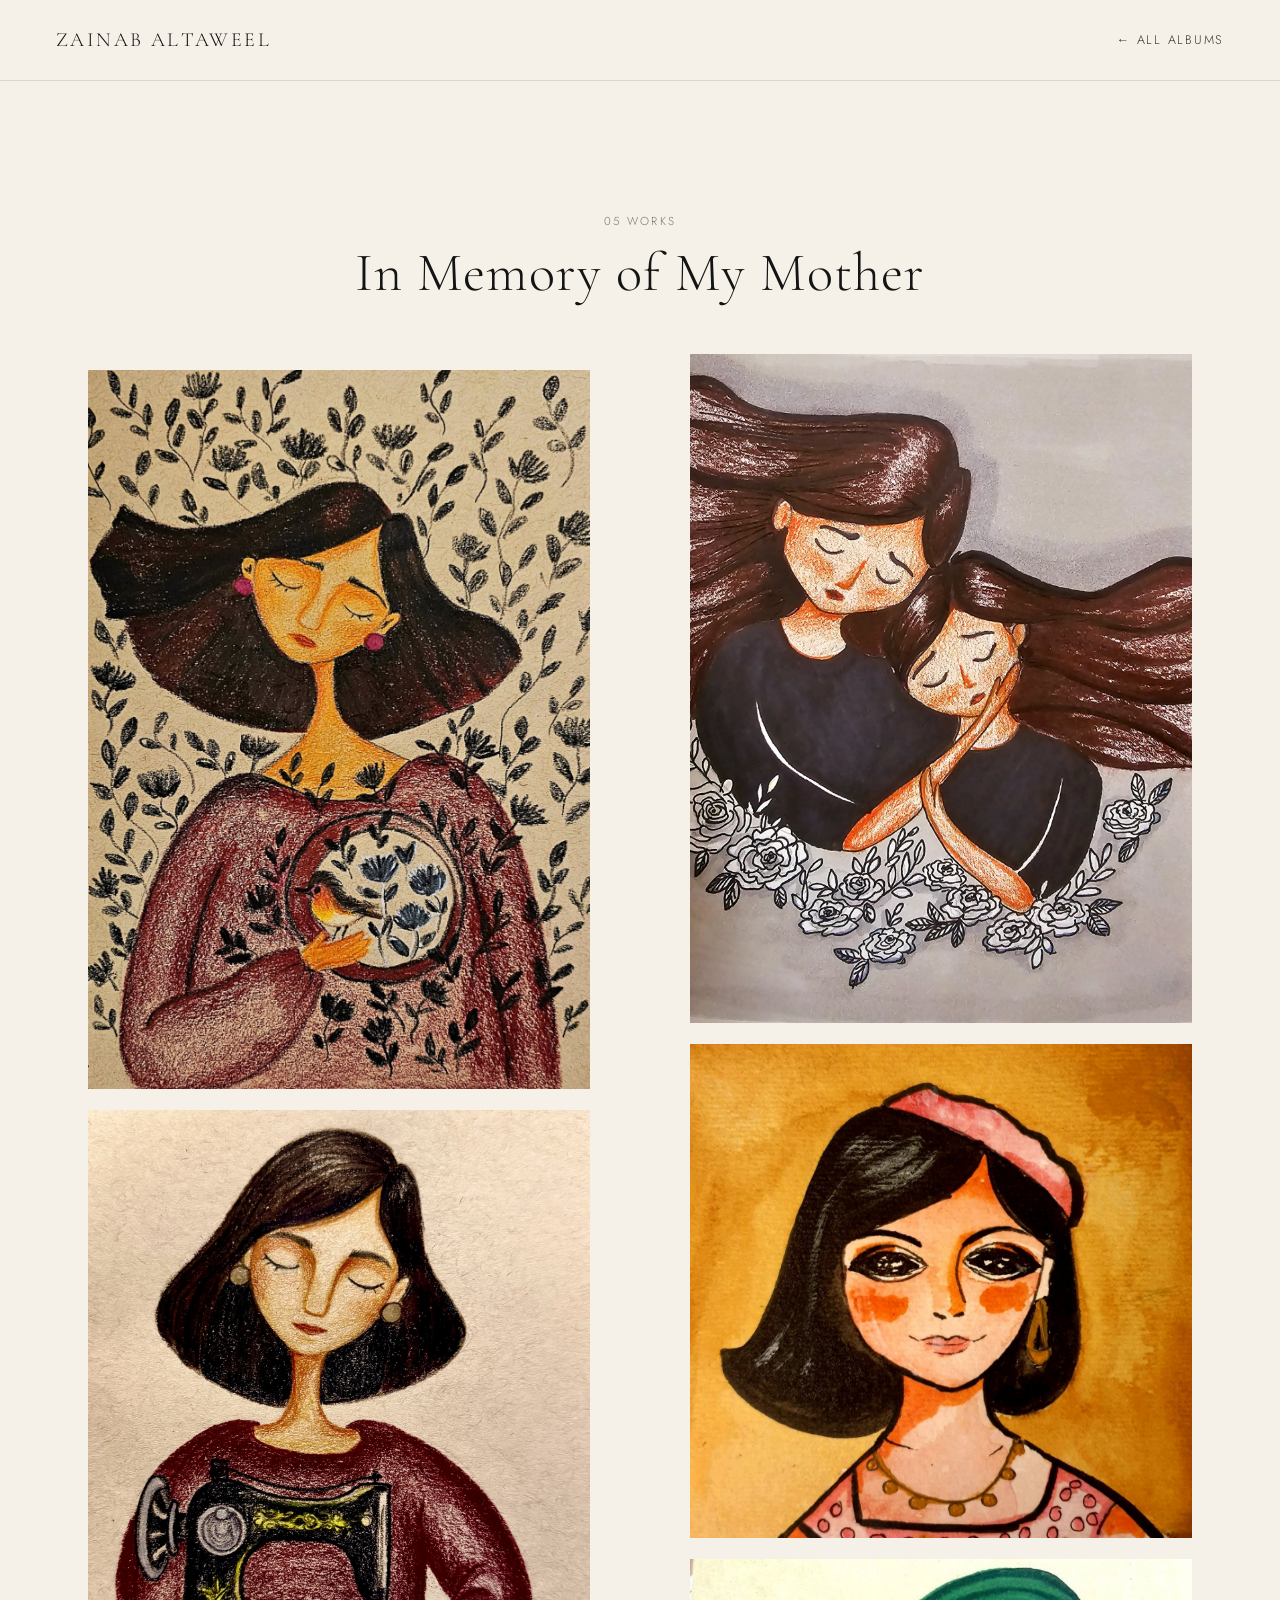
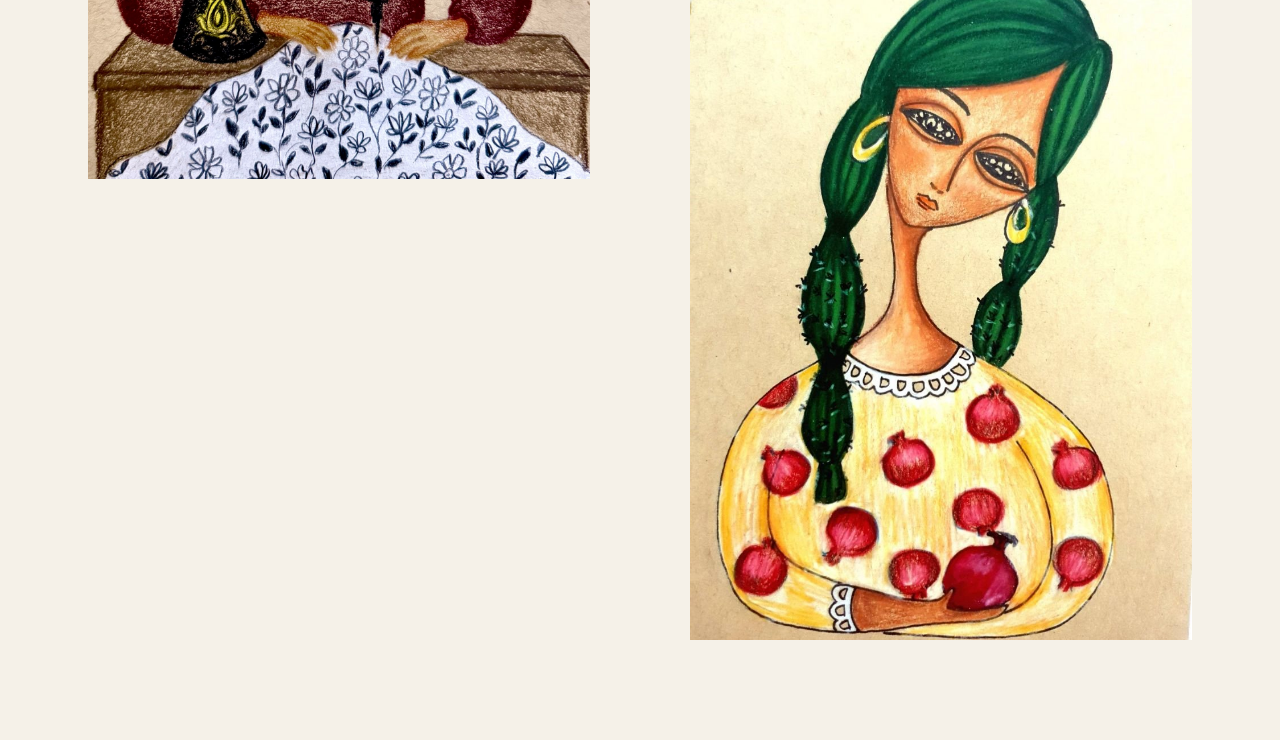
<file: site/albums/in-memory-of-my-mother/index.html>
<!doctype html>
<html lang="en">
<head>
<meta charset="utf-8">
<meta name="viewport" content="width=device-width, initial-scale=1">
<title>In Memory of My Mother — Zainab Altaweel</title>
<link rel="preconnect" href="https://fonts.googleapis.com">
<link rel="preconnect" href="https://fonts.gstatic.com" crossorigin>
<link href="https://fonts.googleapis.com/css2?family=Cormorant+Garamond:wght@300;400;500&family=Jost:wght@300;400;500&family=Amiri:wght@400;700&display=swap" rel="stylesheet">
<link rel="stylesheet" href="../../assets/css/style.css">
</head>
<body>

<header class="topbar topbar--light">
  <a class="brand" href="../../index.html">Zainab Altaweel</a>
  <a class="back-link" href="../../index.html">&larr; All Albums</a>
</header>

<header class="album-header">
  <p class="album-header__count">05 works</p>
  <h1 class="album-header__title display">In Memory of My Mother</h1>
</header>

<main class="masonry">
  <figure class="masonry__item" style="aspect-ratio:0.6975"><img src="../../assets/images/in-memory-of-my-mother/cover.jpg" width="1116" height="1600" loading="lazy" alt=""></figure>
  <figure class="masonry__item" style="aspect-ratio:0.7500"><img src="../../assets/images/in-memory-of-my-mother/01.jpg" width="1500" height="2000" loading="lazy" alt=""></figure>
  <figure class="masonry__item" style="aspect-ratio:0.7500"><img src="../../assets/images/in-memory-of-my-mother/02.jpg" width="1500" height="2000" loading="lazy" alt=""></figure>
  <figure class="masonry__item" style="aspect-ratio:1.0143"><img src="../../assets/images/in-memory-of-my-mother/06.jpg" width="1280" height="1262" loading="lazy" alt=""></figure>
  <figure class="masonry__item" style="aspect-ratio:0.7368"><img src="../../assets/images/in-memory-of-my-mother/08.jpg" width="882" height="1197" loading="lazy" alt=""></figure>
</main>

<script type="application/json" id="album-data">{"slug": "in-memory-of-my-mother", "title": "In Memory of My Mother", "images": [{"file": "cover.jpg", "width": 1116, "height": 1600}, {"file": "01.jpg", "width": 1500, "height": 2000}, {"file": "02.jpg", "width": 1500, "height": 2000}, {"file": "06.jpg", "width": 1280, "height": 1262}, {"file": "08.jpg", "width": 882, "height": 1197}]}</script>
<script src="../../assets/js/lightbox.js"></script>
<script>
  var ALBUM = JSON.parse(document.getElementById('album-data').textContent);
  PortfolioLightbox.init(ALBUM);
</script>
</body>
</html>
</file>
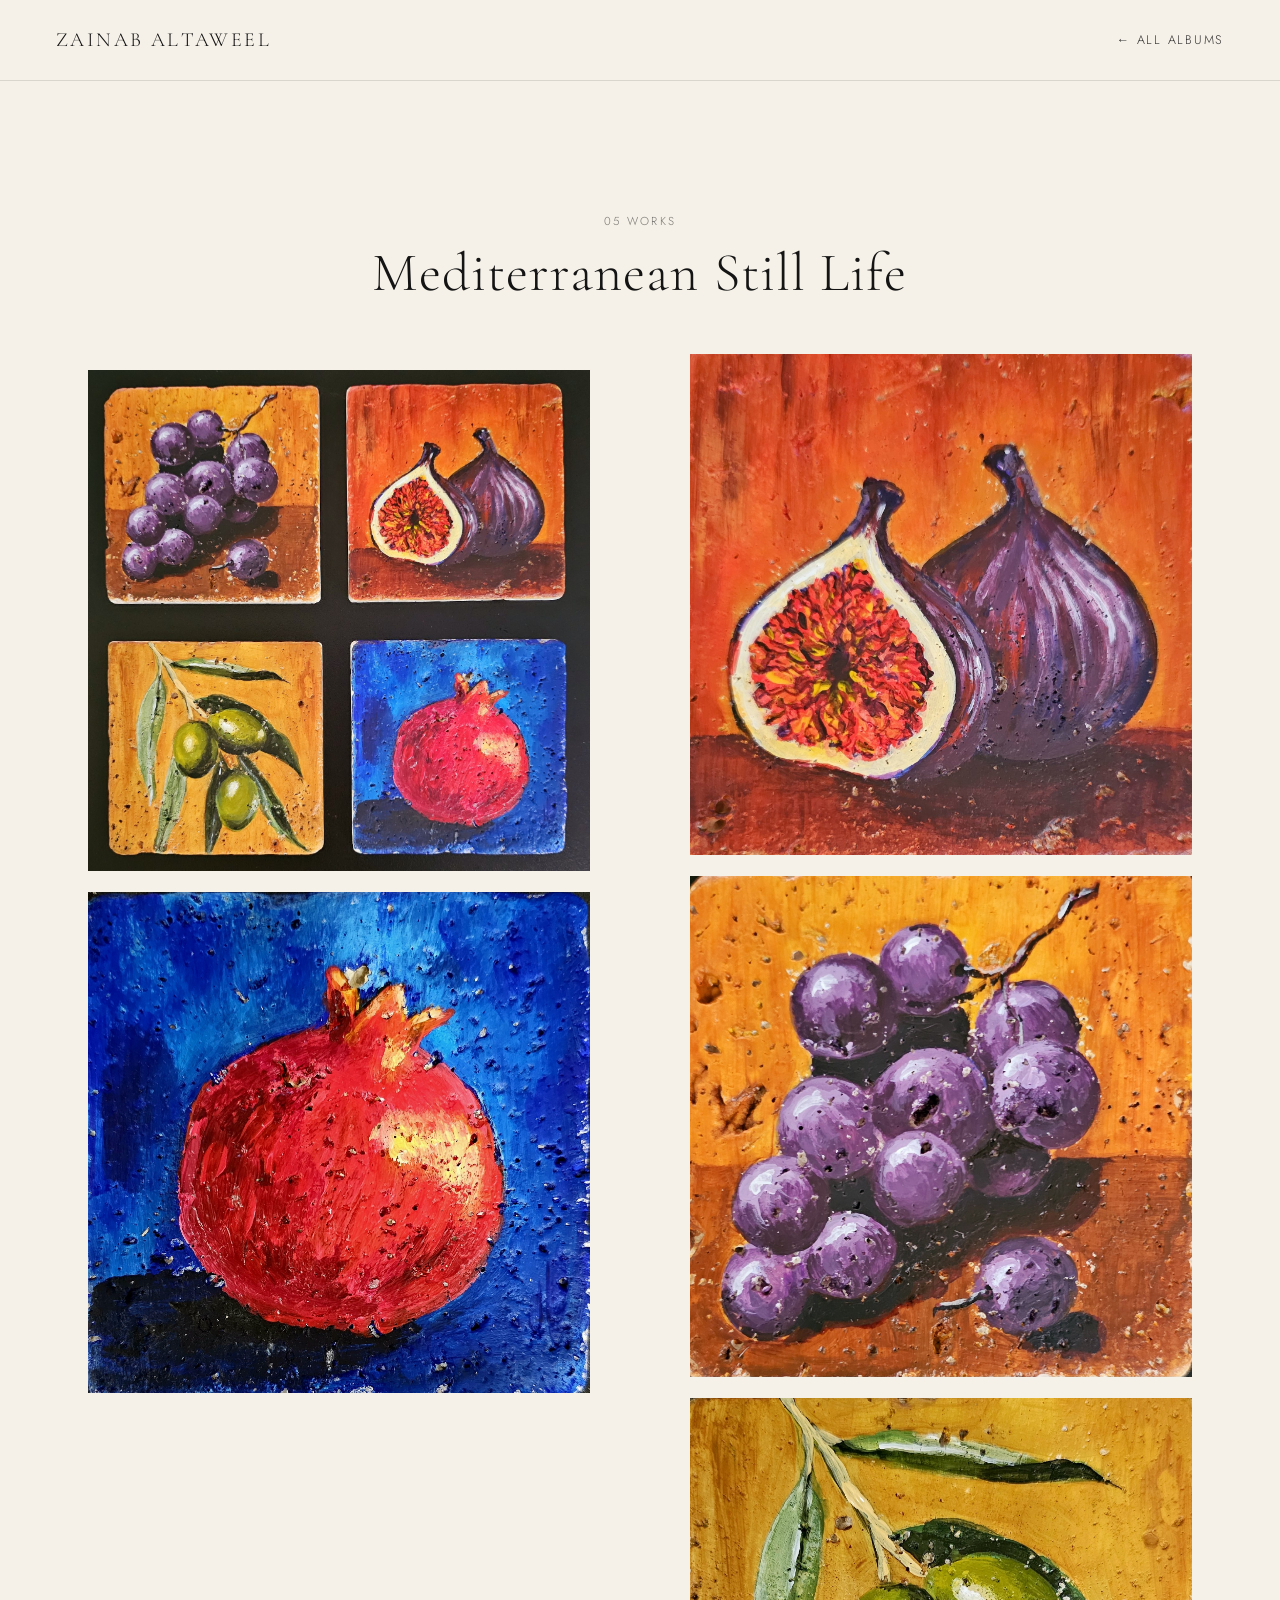
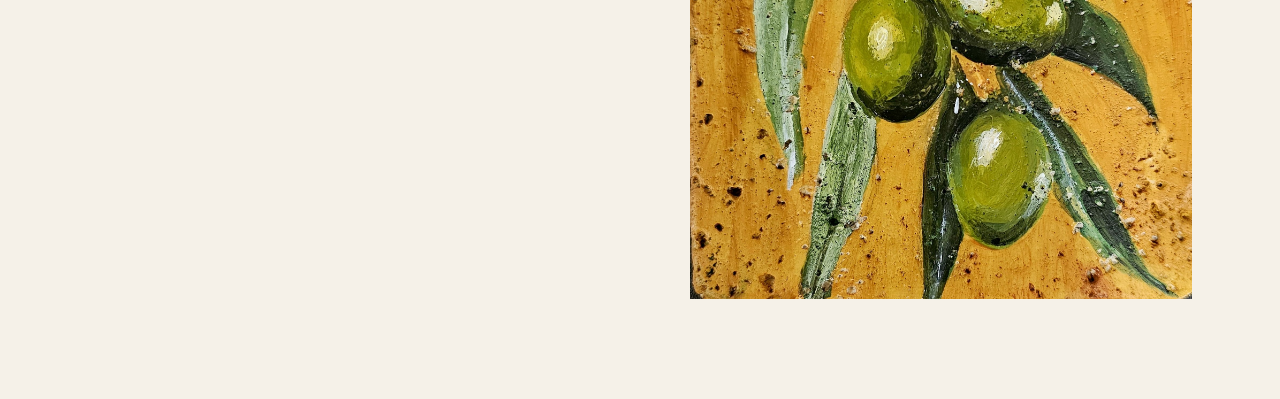
<file: site/albums/mediterranean-still-life/index.html>
<!doctype html>
<html lang="en">
<head>
<meta charset="utf-8">
<meta name="viewport" content="width=device-width, initial-scale=1">
<title>Mediterranean Still Life — Zainab Altaweel</title>
<link rel="preconnect" href="https://fonts.googleapis.com">
<link rel="preconnect" href="https://fonts.gstatic.com" crossorigin>
<link href="https://fonts.googleapis.com/css2?family=Cormorant+Garamond:wght@300;400;500&family=Jost:wght@300;400;500&family=Amiri:wght@400;700&display=swap" rel="stylesheet">
<link rel="stylesheet" href="../../assets/css/style.css">
</head>
<body>

<header class="topbar topbar--light">
  <a class="brand" href="../../index.html">Zainab Altaweel</a>
  <a class="back-link" href="../../index.html">&larr; All Albums</a>
</header>

<header class="album-header">
  <p class="album-header__count">05 works</p>
  <h1 class="album-header__title display">Mediterranean Still Life</h1>
</header>

<main class="masonry">
  <figure class="masonry__item" style="aspect-ratio:1.0006"><img src="../../assets/images/mediterranean-still-life/cover.jpg" width="1600" height="1599" loading="lazy" alt=""></figure>
  <figure class="masonry__item" style="aspect-ratio:1.0005"><img src="../../assets/images/mediterranean-still-life/01.jpg" width="1959" height="1958" loading="lazy" alt=""></figure>
  <figure class="masonry__item" style="aspect-ratio:1.0006"><img src="../../assets/images/mediterranean-still-life/02.jpg" width="1715" height="1714" loading="lazy" alt=""></figure>
  <figure class="masonry__item" style="aspect-ratio:1.0006"><img src="../../assets/images/mediterranean-still-life/03.jpg" width="1808" height="1807" loading="lazy" alt=""></figure>
  <figure class="masonry__item" style="aspect-ratio:1.0005"><img src="../../assets/images/mediterranean-still-life/04.jpg" width="1875" height="1874" loading="lazy" alt=""></figure>
</main>

<script type="application/json" id="album-data">{"slug": "mediterranean-still-life", "title": "Mediterranean Still Life", "images": [{"file": "cover.jpg", "width": 1600, "height": 1599}, {"file": "01.jpg", "width": 1959, "height": 1958}, {"file": "02.jpg", "width": 1715, "height": 1714}, {"file": "03.jpg", "width": 1808, "height": 1807}, {"file": "04.jpg", "width": 1875, "height": 1874}]}</script>
<script src="../../assets/js/lightbox.js"></script>
<script>
  var ALBUM = JSON.parse(document.getElementById('album-data').textContent);
  PortfolioLightbox.init(ALBUM);
</script>
</body>
</html>
</file>
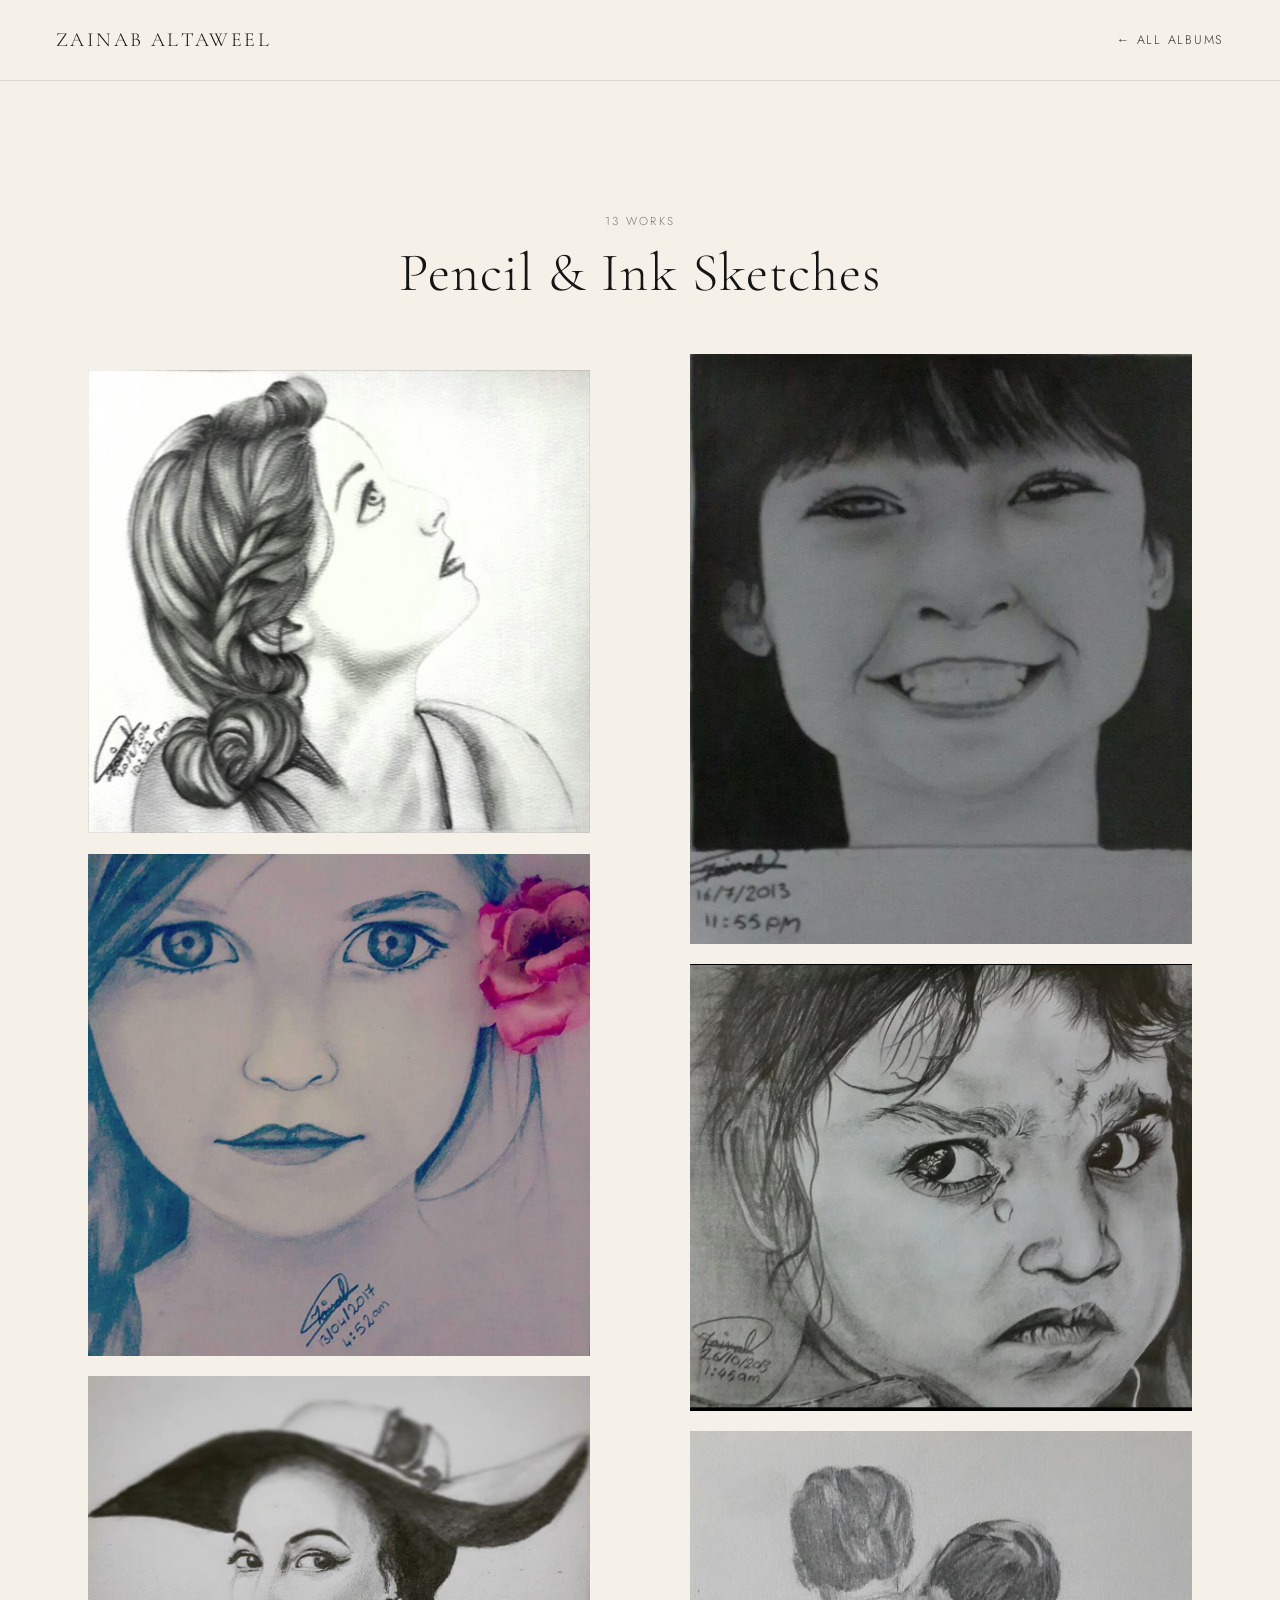
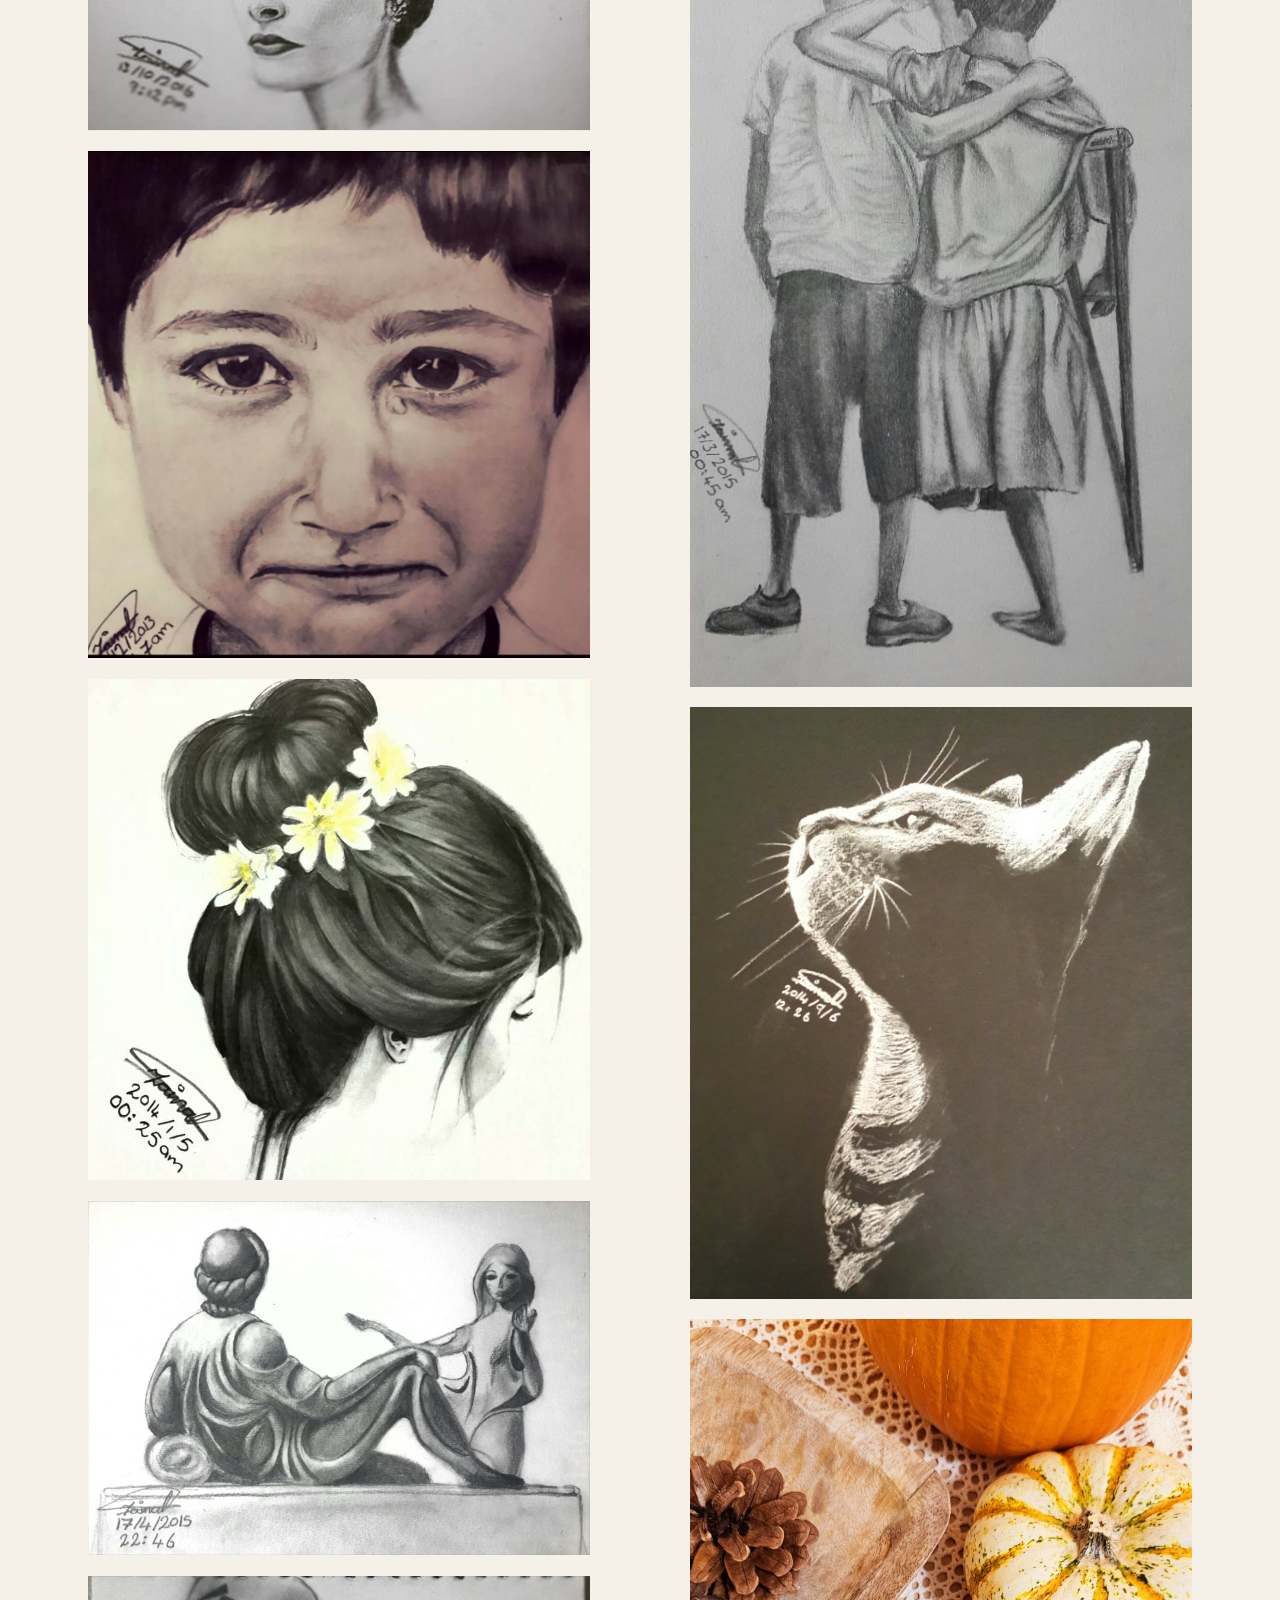
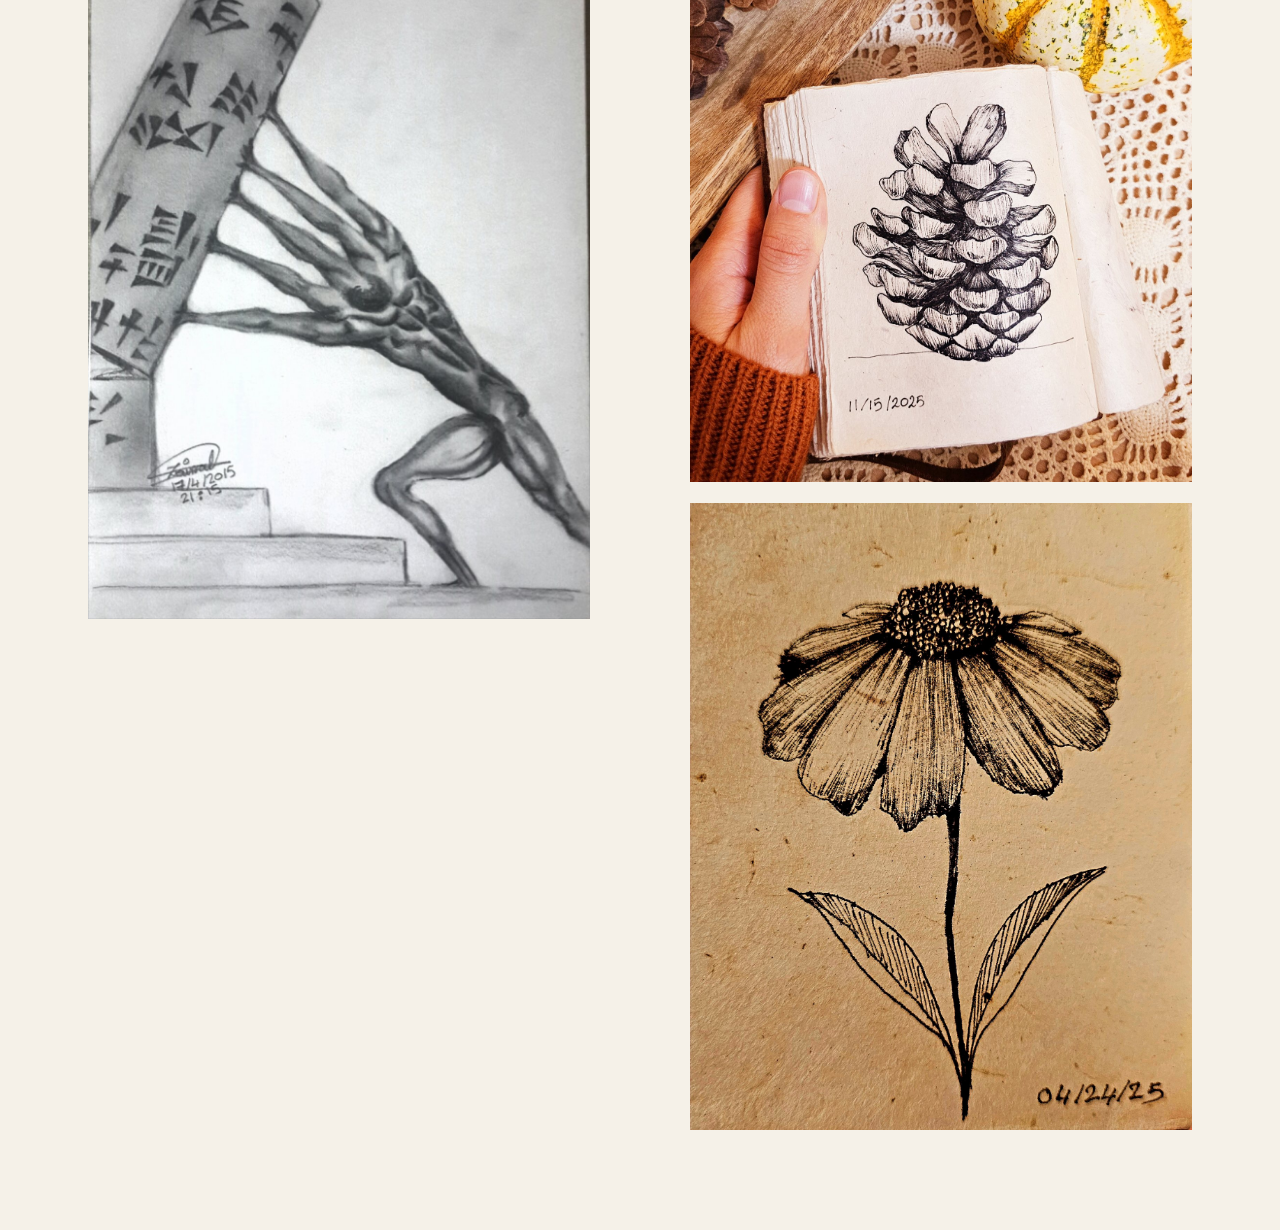
<file: site/albums/pencil-ink-sketches/index.html>
<!doctype html>
<html lang="en">
<head>
<meta charset="utf-8">
<meta name="viewport" content="width=device-width, initial-scale=1">
<title>Pencil & Ink Sketches — Zainab Altaweel</title>
<link rel="preconnect" href="https://fonts.googleapis.com">
<link rel="preconnect" href="https://fonts.gstatic.com" crossorigin>
<link href="https://fonts.googleapis.com/css2?family=Cormorant+Garamond:wght@300;400;500&family=Jost:wght@300;400;500&family=Amiri:wght@400;700&display=swap" rel="stylesheet">
<link rel="stylesheet" href="../../assets/css/style.css">
</head>
<body>

<header class="topbar topbar--light">
  <a class="brand" href="../../index.html">Zainab Altaweel</a>
  <a class="back-link" href="../../index.html">&larr; All Albums</a>
</header>

<header class="album-header">
  <p class="album-header__count">13 works</p>
  <h1 class="album-header__title display">Pencil & Ink Sketches</h1>
</header>

<main class="masonry">
  <figure class="masonry__item" style="aspect-ratio:1.0828"><img src="../../assets/images/pencil-ink-sketches/cover.jpg" width="1072" height="990" loading="lazy" alt=""></figure>
  <figure class="masonry__item" style="aspect-ratio:1.0000"><img src="../../assets/images/pencil-ink-sketches/01.jpg" width="960" height="960" loading="lazy" alt=""></figure>
  <figure class="masonry__item" style="aspect-ratio:1.4159"><img src="../../assets/images/pencil-ink-sketches/02.jpg" width="960" height="678" loading="lazy" alt=""></figure>
  <figure class="masonry__item" style="aspect-ratio:0.9890"><img src="../../assets/images/pencil-ink-sketches/03.jpg" width="1078" height="1090" loading="lazy" alt=""></figure>
  <figure class="masonry__item" style="aspect-ratio:1.0010"><img src="../../assets/images/pencil-ink-sketches/04.jpg" width="960" height="959" loading="lazy" alt=""></figure>
  <figure class="masonry__item" style="aspect-ratio:1.4145"><img src="../../assets/images/pencil-ink-sketches/05.jpg" width="1464" height="1035" loading="lazy" alt=""></figure>
  <figure class="masonry__item" style="aspect-ratio:0.7802"><img src="../../assets/images/pencil-ink-sketches/06.jpg" width="1033" height="1324" loading="lazy" alt=""></figure>
  <figure class="masonry__item" style="aspect-ratio:0.8510"><img src="../../assets/images/pencil-ink-sketches/07.jpg" width="817" height="960" loading="lazy" alt=""></figure>
  <figure class="masonry__item" style="aspect-ratio:1.1238"><img src="../../assets/images/pencil-ink-sketches/08.jpg" width="1080" height="961" loading="lazy" alt=""></figure>
  <figure class="masonry__item" style="aspect-ratio:0.5865"><img src="../../assets/images/pencil-ink-sketches/09.jpg" width="1017" height="1734" loading="lazy" alt=""></figure>
  <figure class="masonry__item" style="aspect-ratio:0.8483"><img src="../../assets/images/pencil-ink-sketches/10.jpg" width="1068" height="1259" loading="lazy" alt=""></figure>
  <figure class="masonry__item" style="aspect-ratio:0.6575"><img src="../../assets/images/pencil-ink-sketches/11.jpg" width="1315" height="2000" loading="lazy" alt=""></figure>
  <figure class="masonry__item" style="aspect-ratio:0.8000"><img src="../../assets/images/pencil-ink-sketches/12.jpg" width="1440" height="1800" loading="lazy" alt=""></figure>
</main>

<script type="application/json" id="album-data">{"slug": "pencil-ink-sketches", "title": "Pencil & Ink Sketches", "images": [{"file": "cover.jpg", "width": 1072, "height": 990}, {"file": "01.jpg", "width": 960, "height": 960}, {"file": "02.jpg", "width": 960, "height": 678}, {"file": "03.jpg", "width": 1078, "height": 1090}, {"file": "04.jpg", "width": 960, "height": 959}, {"file": "05.jpg", "width": 1464, "height": 1035}, {"file": "06.jpg", "width": 1033, "height": 1324}, {"file": "07.jpg", "width": 817, "height": 960}, {"file": "08.jpg", "width": 1080, "height": 961}, {"file": "09.jpg", "width": 1017, "height": 1734}, {"file": "10.jpg", "width": 1068, "height": 1259}, {"file": "11.jpg", "width": 1315, "height": 2000}, {"file": "12.jpg", "width": 1440, "height": 1800}]}</script>
<script src="../../assets/js/lightbox.js"></script>
<script>
  var ALBUM = JSON.parse(document.getElementById('album-data').textContent);
  PortfolioLightbox.init(ALBUM);
</script>
</body>
</html>
</file>
<file: site/assets/css/style.css>
/* ============================================================
   Zainab Altaweel — Art Portfolio
   Palette: cream / near-black / white. No accent color.
   Type: Cormorant Garamond (display) + Jost (ui/body) + Amiri (Arabic)
   ============================================================ */

:root {
  --cream: #F5F1E8;
  --ink: #141414;
  --white: #FFFFFF;
  --line: rgba(20, 20, 20, 0.12);
  --line-on-dark: rgba(245, 241, 232, 0.16);
  --max-width: 1400px;
}

* { box-sizing: border-box; }

html { scroll-behavior: smooth; }

body {
  margin: 0;
  background: var(--cream);
  color: var(--ink);
  font-family: 'Jost', sans-serif;
  font-weight: 300;
  -webkit-font-smoothing: antialiased;
}

img { max-width: 100%; display: block; }

a { color: inherit; text-decoration: none; }

.display {
  font-family: 'Cormorant Garamond', serif;
  font-weight: 300;
  letter-spacing: 0.02em;
}

/* Arabic-script text */
.rtl-text {
  font-family: 'Amiri', 'Cormorant Garamond', serif;
  direction: rtl;
  unicode-bidi: isolate;
  line-height: 1.9;
}

/* ---------- Top bar ---------- */
.topbar {
  position: absolute;
  top: 0;
  left: 0;
  right: 0;
  z-index: 20;
  display: flex;
  align-items: center;
  justify-content: space-between;
  padding: 28px clamp(20px, 5vw, 56px);
  color: var(--white);
  mix-blend-mode: difference;
}

.topbar--light {
  position: static;
  color: var(--ink);
  mix-blend-mode: normal;
  background: var(--cream);
  border-bottom: 1px solid var(--line);
}

.brand {
  font-family: 'Cormorant Garamond', serif;
  font-size: 1.25rem;
  letter-spacing: 0.12em;
  text-transform: uppercase;
}

.back-link {
  font-size: 0.78rem;
  letter-spacing: 0.14em;
  text-transform: uppercase;
  opacity: 0.85;
}
.back-link:hover { opacity: 1; }

/* ---------- Hero ---------- */
.hero {
  position: relative;
  height: 50vh;
  min-height: 360px;
  width: 100%;
  overflow: hidden;
  /* BACKUP — original plain black hero. To revert: delete/comment the
     background-image rule below and uncomment this line instead. */
  /* background: linear-gradient(160deg, #1c1c1c 0%, var(--ink) 55%, #0d0d0d 100%); */
    background-color: #D6BE9D; /* light beige fallback, matched to the cover painting */
  background-image:
    linear-gradient(160deg, rgba(20,20,20,0.62) 0%, rgba(20,20,20,0.42) 55%, rgba(13,13,13,0.68) 100%),
    url('../images/hero/hero-cover.jpg');
  background-size: cover;
  background-position: center;
  background-repeat: no-repeat;
  display: flex;
  align-items: center;
  justify-content: center;
}

.hero__placeholder-pattern {
  position: absolute;
  inset: 0;
  opacity: 0.5;
  background-image:
    repeating-linear-gradient(45deg, rgba(245,241,232,0.035) 0, rgba(245,241,232,0.035) 1px, transparent 1px, transparent 34px),
    repeating-linear-gradient(-45deg, rgba(245,241,232,0.035) 0, rgba(245,241,232,0.035) 1px, transparent 1px, transparent 34px);
}

.hero__content {
  position: relative;
  z-index: 2;
  text-align: center;
  color: var(--cream);
  padding: 0 24px;
}

.hero__name {
  font-size: clamp(2.6rem, 8vw, 6rem);
  line-height: 1.05;
  margin: 0 0 18px;
  font-weight: 300;
}

.hero__tagline {
  font-family: 'Jost', sans-serif;
  font-weight: 300;
  font-size: clamp(0.78rem, 1.4vw, 0.95rem);
  letter-spacing: 0.32em;
  text-transform: uppercase;
  opacity: 0.82;
  margin: 0;
}

.hero__note {
  position: absolute;
  bottom: 22px;
  left: 0;
  right: 0;
  text-align: center;
  font-size: 0.68rem;
  letter-spacing: 0.08em;
  color: rgba(245,241,232,0.35);
}

/* ---------- Albums section (dark) ---------- */
.albums-section {
  background: var(--ink);
  color: var(--cream);
  padding: clamp(56px, 9vw, 120px) clamp(20px, 5vw, 56px) clamp(80px, 10vw, 140px);
}

.section-heading {
  text-align: center;
  margin: 0 0 clamp(40px, 6vw, 76px);
}

.section-heading__eyebrow {
  display: block;
  font-size: 0.72rem;
  letter-spacing: 0.34em;
  text-transform: uppercase;
  opacity: 0.55;
  margin-bottom: 14px;
}

.section-heading__title {
  font-size: clamp(1.9rem, 4vw, 3rem);
  margin: 0;
}

.album-grid {
  max-width: var(--max-width);
  margin: 0 auto;
  display: grid;
  grid-template-columns: repeat(3, 1fr);
  gap: clamp(28px, 3vw, 56px);
}

@media (max-width: 900px) {
  .album-grid { grid-template-columns: repeat(2, 1fr); }
}
@media (max-width: 560px) {
  .album-grid { grid-template-columns: 1fr; max-width: 420px; }
}

.album-card { display: block; }

.album-card__frame {
  background: var(--cream);
  padding: clamp(10px, 1.4vw, 18px);
  box-shadow: 0 18px 40px rgba(0,0,0,0.35);
  transition: transform 0.4s ease, box-shadow 0.4s ease;
}

.album-card:hover .album-card__frame {
  transform: translateY(-6px);
  box-shadow: 0 26px 54px rgba(0,0,0,0.45);
}

.album-card__mat {
  overflow: hidden;
  background: var(--ink);
}

.album-card__mat img {
  width: 100%;
  height: 100%;
  aspect-ratio: 4 / 5;
  object-fit: cover;
  transition: transform 0.6s ease;
}

.album-card:hover .album-card__mat img { transform: scale(1.04); }

.album-card__caption {
  display: flex;
  justify-content: space-between;
  align-items: baseline;
  padding-top: 16px;
}

.album-card__title {
  font-family: 'Cormorant Garamond', serif;
  font-size: 1.35rem;
  font-weight: 400;
}

.album-card__count {
  font-size: 0.68rem;
  letter-spacing: 0.12em;
  opacity: 0.6;
}

/* ---------- Footer ---------- */
.site-footer {
  text-align: center;
  padding: 30px 20px 14px;
  font-size: 0.7rem;
  letter-spacing: 0.1em;
  color: var(--ink);
  opacity: 0.55;
  background: var(--cream);
}

/* ---------- Academic site callout ---------- */
.academic-cta {
  text-align: center;
  padding: clamp(36px, 6vw, 64px) 20px;
  background: var(--ink);
}

.academic-cta__link {
  display: inline-block;
  color: var(--cream);
  font-size: clamp(1.5rem, 2.4vw, 2.1rem);
  letter-spacing: 0.03em;
  padding-bottom: 8px;
  border-bottom: 1px solid var(--line-on-dark);
  transition: opacity 0.2s ease, border-color 0.2s ease;
}

.academic-cta__link:hover {
  opacity: 0.7;
  border-color: var(--cream);
}

/* ---------- Album page ---------- */
.album-header {
  max-width: var(--max-width);
  margin: 0 auto;
  padding: 120px clamp(20px, 5vw, 56px) 40px;
  text-align: center;
}

.album-header__title {
  font-size: clamp(2.1rem, 5vw, 3.4rem);
  margin: 10px 0 8px;
}

.album-header__count {
  font-size: 0.72rem;
  letter-spacing: 0.2em;
  text-transform: uppercase;
  opacity: 0.55;
}

.masonry {
  max-width: var(--max-width);
  margin: 0 auto;
  padding: 0 clamp(16px, 4vw, 48px) 100px;
  column-count: 2;
  column-gap: clamp(14px, 1.6vw, 26px);
}

@media (max-width: 700px)  { .masonry { column-count: 1; } }

.masonry__item {
  break-inside: avoid;
  margin-bottom: clamp(14px, 1.6vw, 26px);
  cursor: zoom-in;
  overflow: hidden;
  background: rgba(20,20,20,0.04);
}

.masonry__item img {
  width: 100%;
  height: auto;
  transition: transform 0.5s ease, opacity 0.4s ease;
}

.masonry__item:hover img { transform: scale(1.015); }

.empty-note {
  text-align: center;
  padding: 40px 20px 120px;
  opacity: 0.5;
  font-size: 0.85rem;
}

/* ---------- Lightbox ---------- */
.lightbox {
  position: fixed;
  inset: 0;
  z-index: 100;
  background: rgba(10, 10, 10, 0.96);
  display: none;
  align-items: center;
  justify-content: center;
  flex-direction: column;
  padding: clamp(16px, 4vw, 48px);
}

.lightbox.is-open { display: flex; }

.lightbox__figure {
  max-width: min(1200px, 92vw);
  max-height: 78vh;
  display: flex;
  flex-direction: column;
  align-items: center;
}

.lightbox__img {
  max-width: 100%;
  max-height: 78vh;
  width: auto;
  height: auto;
  box-shadow: 0 20px 60px rgba(0,0,0,0.5);
}

.lightbox__caption {
  margin-top: 22px;
  max-width: 640px;
  text-align: center;
  color: var(--cream);
  font-size: 0.95rem;
  line-height: 1.7;
}

.lightbox__caption[hidden] { display: none; }

.lightbox__close,
.lightbox__nav {
  position: absolute;
  background: none;
  border: none;
  color: var(--cream);
  cursor: pointer;
  font-family: 'Jost', sans-serif;
  opacity: 0.75;
  transition: opacity 0.2s ease;
}
.lightbox__close:hover,
.lightbox__nav:hover { opacity: 1; }

.lightbox__close {
  top: clamp(14px, 3vw, 30px);
  right: clamp(16px, 4vw, 40px);
  font-size: 1.8rem;
  line-height: 1;
}

.lightbox__nav {
  top: 50%;
  transform: translateY(-50%);
  font-size: 2.4rem;
  padding: 10px 16px;
}

.lightbox__nav--prev { left: clamp(4px, 2vw, 24px); }
.lightbox__nav--next { right: clamp(4px, 2vw, 24px); }

.lightbox__counter {
  position: absolute;
  bottom: clamp(14px, 3vw, 28px);
  left: 0;
  right: 0;
  text-align: center;
  color: rgba(245,241,232,0.45);
  font-size: 0.68rem;
  letter-spacing: 0.14em;
}

@media (max-width: 600px) {
  .lightbox__nav { font-size: 1.8rem; padding: 8px 10px; }
}
</file>
